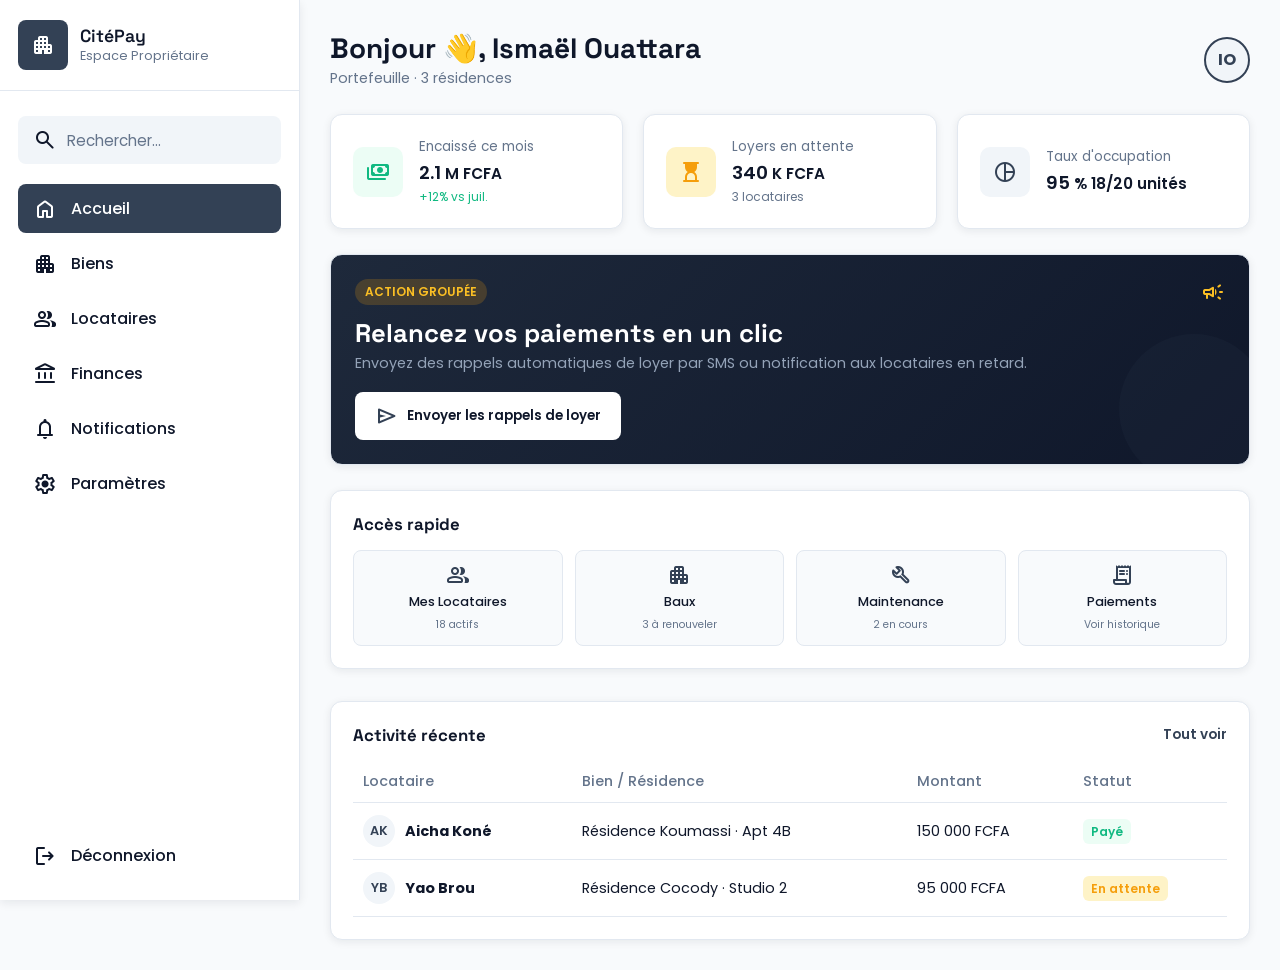
<file: index.html>
<!DOCTYPE html>
<html lang="fr">
<head>
    <meta charset="UTF-8">
    <meta name="viewport" content="width=device-width, initial-scale=1.0">
    <title>CitéPay — Espace Propriétaire</title>
    <!-- Google Fonts -->
    <link rel="preconnect" href="https://fonts.googleapis.com">
    <link href="https://fonts.googleapis.com/css2?family=Poppins:ital,wght@0,400;0,500;0,600;0,700;1,500&display=swap" rel="stylesheet">
    <link rel="stylesheet" href="https://fonts.googleapis.com/css2?family=Material+Symbols+Rounded:opsz,wght,FILL,GRAD@20..48,100..700,0..1,-50..200"/>
    <link rel="stylesheet" href="style.css">
</head>
<body>
    <!-- Mobile Top Navigation -->
    <nav class="site-nav">
        <button class="sidebar-toggle" aria-expanded="true">
            <span class="material-symbols-rounded">menu</span>
        </button>
        <span class="site-nav-title">CitéPay</span>
    </nav>
   
    <div class="container">
        <!-- Sidebar Navigation (Visible sur Desktop, Tablette et Mobile) -->
        <aside class="sidebar">
            <header class="sidebar-header">
                <div class="header-logo-placeholder">
                    <span class="material-symbols-rounded">apartment</span>
                </div>
                
                <div class="text header-text">
                    <span class="name">CitéPay</span>
                    <span class="profession" data-i18n="profession_owner">Espace Propriétaire</span>
                </div>
                <button class="sidebar-toggle" aria-expanded="true">
                    <span class="material-symbols-rounded">chevron_left</span>
                </button>
            </header>

            <div class="sidebar-content">
                <form action="#" class="search-form" onsubmit="event.preventDefault();">
                    <span class="material-symbols-rounded">search</span>
                    <input type="search" data-i18n-placeholder="search_placeholder" placeholder="Rechercher..." required>
                </form>

                <ul class="menu-list">
                    <li class="menu-item">
                        <a href="index.html" class="menu-link active">
                            <span class="material-symbols-rounded">home</span>
                            <span class="menu-label" data-i18n="nav_home">Accueil</span>
                        </a>
                    </li>

                    <li class="menu-item">
                        <a href="biens.html" class="menu-link">
                            <span class="material-symbols-rounded">apartment</span>
                            <span class="menu-label" data-i18n="nav_properties">Biens</span>
                        </a>
                    </li>

                    <li class="menu-item">
                        <a href="locataires.html" class="menu-link">
                            <span class="material-symbols-rounded">group</span>
                            <span class="menu-label" data-i18n="nav_tenants">Locataires</span>
                        </a>
                    </li>

                    <li class="menu-item">
                        <a href="finances.html" class="menu-link">
                            <span class="material-symbols-rounded">account_balance</span>
                            <span class="menu-label" data-i18n="nav_finances">Finances</span>
                        </a>
                    </li>

                    <li class="menu-item">
                        <a href="notifications.html" class="menu-link">
                            <span class="material-symbols-rounded">notifications</span>
                            <span class="menu-label" data-i18n="nav_notifications">Notifications</span>
                        </a>
                    </li>

                    <li class="menu-item">
                        <a href="parametres.html" class="menu-link">
                            <span class="material-symbols-rounded">settings</span>
                            <span class="menu-label" data-i18n="nav_settings">Paramètres</span>
                        </a>
                    </li>
                </ul>
            </div>

            <div class="bottom-content">
                <li class="menu-item">
                    <a href="deconnexion.html" class="menu-link">
                        <span class="material-symbols-rounded">logout</span>
                        <span class="menu-label" data-i18n="nav_logout">Déconnexion</span>
                    </a>
                </li>
            </div>
        </aside>

        <!-- Main Dashboard Content -->
        <main class="main-content">
            <!-- Header Section -->
            <header class="dashboard-header">
                <div>
                    <h1 class="page-title">Bonjour 👋, Ismaël Ouattara</h1>
                    <p class="subtitle" data-i18n="portfolio_subtitle">Portefeuille · 3 résidences</p>
                </div>
                <div class="user-profile-badge">
                    <div class="user-avatar">IO</div>
                </div>
            </header>

            <!-- Stats Grid / Aperçu Financier -->
            <div class="stats-grid">
                <div class="card stat-card">
                    <div class="stat-icon bg-success">
                        <span class="material-symbols-rounded">payments</span>
                    </div>
                    <div class="stat-details">
                        <span class="stat-title" data-i18n="stat_collected_month">Encaissé ce mois</span>
                        <span class="stat-value">2,14M <small>FCFA</small></span>
                        <span class="stat-title text-success" style="font-size: 0.75rem; margin-top: 2px;" data-i18n="stat_vs_last_month">+12% vs juil.</span>
                    </div>
                </div>

                <div class="card stat-card">
                    <div class="stat-icon bg-warning">
                        <span class="material-symbols-rounded">hourglass_top</span>
                    </div>
                    <div class="stat-details">
                        <span class="stat-title" data-i18n="stat_pending_rents">Loyers en attente</span>
                        <span class="stat-value">340K <small>FCFA</small></span>
                        <span class="stat-title" style="font-size: 0.75rem; margin-top: 2px;" data-i18n="stat_tenants_count_3">3 locataires</span>
                    </div>
                </div>

                <div class="card stat-card">
                    <div class="stat-icon bg-accent">
                        <span class="material-symbols-rounded">pie_chart</span>
                    </div>
                    <div class="stat-details">
                        <span class="stat-title" data-i18n="stat_occupancy_rate">Taux d'occupation</span>
                        <span class="stat-value">95% <small style="font-size: 0.8rem; font-weight: normal; color: var(--color-text-placeholder);" data-i18n="stat_units_18_20">18/20 unités</small></span>
                    </div>
                </div>
            </div>

            <!-- Hero Card / Action Rapide Principale -->
            <div class="dashboard-grid grid-single">
                <div class="card payment-hero-card" style="padding: 24px;">
                    <div style="position: relative; z-index: 2; width: 100%;">
                        <div style="display: flex; justify-content: space-between; align-items: center; margin-bottom: 12px;">
                            <span class="badge-due" data-i18n="badge_bulk_action">Action groupée</span>
                            <span class="material-symbols-rounded" style="color: #FBBF24;">campaign</span>
                        </div>
                        <h2 data-i18n="hero_title">Relancez vos paiements en un clic</h2>
                        <p data-i18n="hero_text">Envoyez des rappels automatiques de loyer par SMS ou notification aux locataires en retard.</p>
                        <button class="btn-primary" style="background: #ffffff; color: var(--color-text-primary);">
                            <span class="material-symbols-rounded" style="color: var(--color-hover-primary);">send</span>
                            <span data-i18n="btn_send_reminders">Envoyer les rappels de loyer</span>
                        </button>
                    </div>
                </div>
            </div>

            <!-- Quick Actions -->
            <div class="card quick-actions-card mb-large">
                <h3 data-i18n="quick_access_title">Accès rapide</h3>
                <div class="quick-grid" style="grid-template-columns: repeat(auto-fit, minmax(200px, 1fr));">
                    <a href="locataires.html" class="quick-item">
                        <span class="material-symbols-rounded quick-icon">group</span>
                        <span data-i18n="quick_my_tenants">Mes Locataires</span>
                        <small style="color: var(--color-text-placeholder); font-weight: normal;" data-i18n="quick_tenants_active">18 actifs</small>
                    </a>
                    <a href="biens.html" class="quick-item">
                        <span class="material-symbols-rounded quick-icon">apartment</span>
                        <span data-i18n="quick_leases">Baux</span>
                        <small style="color: var(--color-text-placeholder); font-weight: normal;" data-i18n="quick_leases_renew">3 à renouveler</small>
                    </a>
                    <a href="parametres.html" class="quick-item">
                        <span class="material-symbols-rounded quick-icon">build</span>
                        <span data-i18n="quick_maintenance">Maintenance</span>
                        <small style="color: var(--color-text-placeholder); font-weight: normal;" data-i18n="quick_maintenance_ongoing">2 en cours</small>
                    </a>
                    <a href="finances.html" class="quick-item">
                        <span class="material-symbols-rounded quick-icon">receipt_long</span>
                        <span data-i18n="quick_payments_label">Paiements</span>
                        <small style="color: var(--color-text-placeholder); font-weight: normal;" data-i18n="quick_payments_history">Voir historique</small>
                    </a>
                </div>
            </div>

            <!-- Recent Activity Table -->
            <div class="content-grid grid-single">
                <div class="card">
                    <div class="card-header">
                        <h3 data-i18n="recent_activity">Activité récente</h3>
                        <a href="finances.html" class="link-more" data-i18n="see_all">Tout voir</a>
                    </div>
                    <div class="table-responsive">
                        <table class="data-table">
                            <thead>
                                <tr>
                                    <th data-i18n="th_tenant">Locataire</th>
                                    <th data-i18n="th_property">Bien / Résidence</th>
                                    <th data-i18n="th_amount">Montant</th>
                                    <th data-i18n="th_status">Statut</th>
                                </tr>
                            </thead>
                            <tbody>
                                <tr>
                                    <td>
                                        <div style="display: flex; align-items: center; gap: 10px;">
                                            <div style="width: 32px; height: 32px; border-radius: 50%; background: var(--color-bg-secondary); color: var(--primary); display: flex; align-items: center; justify-content: center; font-weight: 600; font-size: 0.8rem;">AK</div>
                                            <strong>Aicha Koné</strong>
                                        </div>
                                    </td>
                                    <td>Résidence Koumassi · Apt 4B</td>
                                    <td>150 000 FCFA</td>
                                    <td><span class="status-badge paid" data-i18n="status_paid">Payé</span></td>
                                </tr>
                                <tr>
                                    <td>
                                        <div style="display: flex; align-items: center; gap: 10px;">
                                            <div style="width: 32px; height: 32px; border-radius: 50%; background: var(--color-bg-secondary); color: var(--primary); display: flex; align-items: center; justify-content: center; font-weight: 600; font-size: 0.8rem;">YB</div>
                                            <strong>Yao Brou</strong>
                                        </div>
                                    </td>
                                    <td>Résidence Cocody · Studio 2</td>
                                    <td>95 000 FCFA</td>
                                    <td><span class="status-badge pending" data-i18n="status_pending">En attente</span></td>
                                </tr>
                            </tbody>
                        </table>
                    </div>
                </div>
            </div>
        </main>
    </div>

    <!-- Script JS Global -->
    <script src="translation.js"></script>
    <script src="script.js"></script>
</body>
</html>
</file>
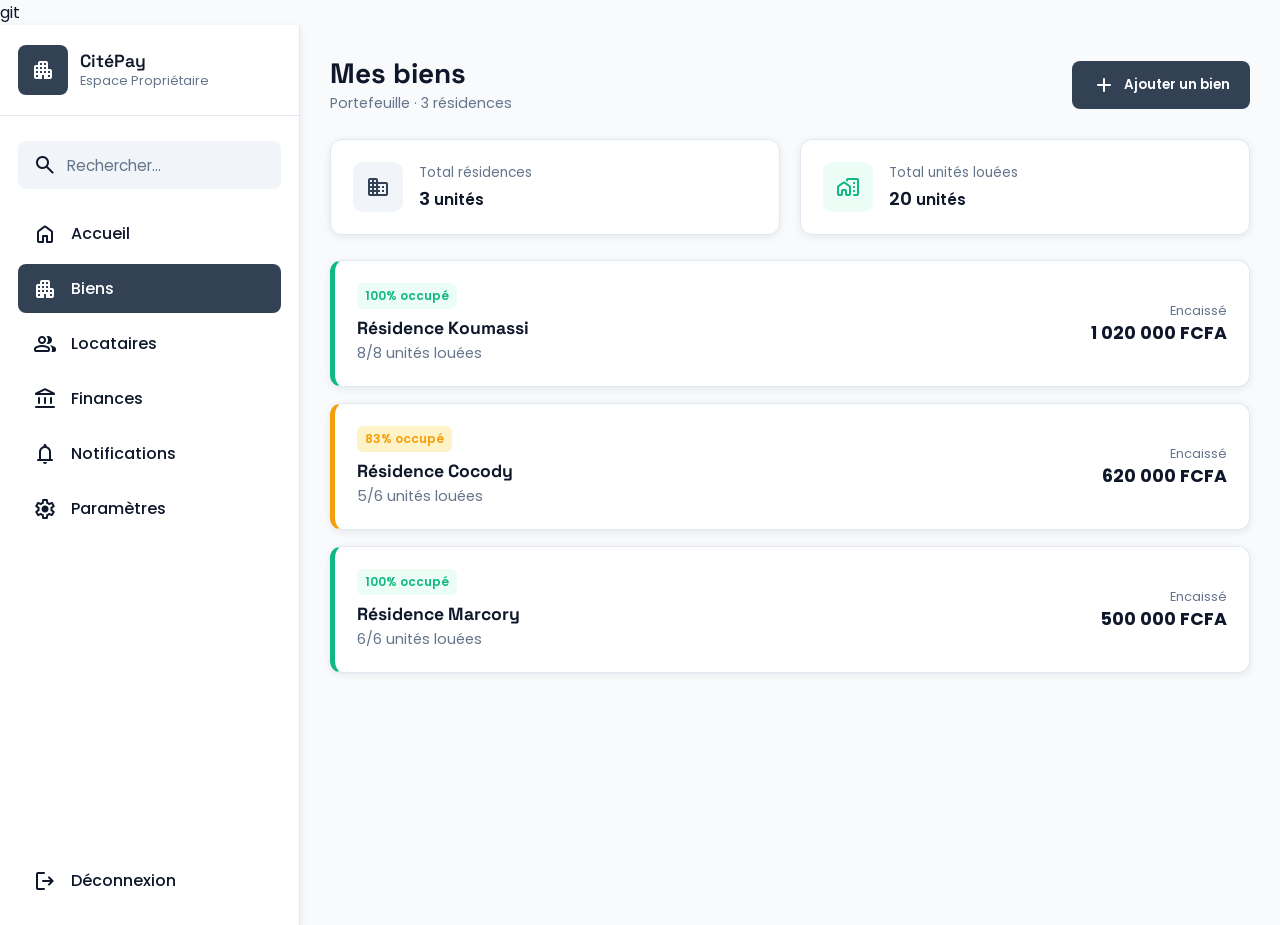
<file: biens.html>
git<!DOCTYPE html>
<html lang="fr">
<head>
    <meta charset="UTF-8">
    <meta name="viewport" content="width=device-width, initial-scale=1.0">
    <title>CitéPay — Mes Biens</title>
    <link rel="preconnect" href="https://fonts.googleapis.com">
    <link href="https://fonts.googleapis.com/css2?family=Poppins:ital,wght@0,400;0,500;0,600;0,700;1,500&display=swap" rel="stylesheet">
    <link rel="stylesheet" href="https://fonts.googleapis.com/css2?family=Material+Symbols+Rounded:opsz,wght,FILL,GRAD@20..48,100..700,0..1,-50..200"/>
    <link rel="stylesheet" href="style.css">
</head>
<body>
    <nav class="site-nav">
        <button class="sidebar-toggle" aria-expanded="true">
            <span class="material-symbols-rounded">menu</span>
        </button>
        <span class="site-nav-title">CitéPay</span>
    </nav>

    <div class="container">
        <aside class="sidebar">
            <header class="sidebar-header">
                <div class="header-logo-placeholder">
                    <span class="material-symbols-rounded">apartment</span>
                </div>
                <div class="text header-text">
                    <span class="name">CitéPay</span>
                    <span class="profession" data-i18n="profession_owner">Espace Propriétaire</span>
                </div>
                <button class="sidebar-toggle" aria-expanded="true">
                    <span class="material-symbols-rounded">chevron_left</span>
                </button>
            </header>

            <div class="sidebar-content">
                <form action="#" class="search-form" onsubmit="event.preventDefault();">
                    <span class="material-symbols-rounded">search</span>
                    <input type="search" data-i18n-placeholder="search_placeholder" placeholder="Rechercher..." required>
                </form>

                <ul class="menu-list">
                    <li class="menu-item">
                        <a href="index.html" class="menu-link">
                            <span class="material-symbols-rounded">home</span>
                            <span class="menu-label" data-i18n="nav_home">Accueil</span>
                        </a>
                    </li>

                    <li class="menu-item">
                        <a href="biens.html" class="menu-link active">
                            <span class="material-symbols-rounded">apartment</span>
                            <span class="menu-label" data-i18n="nav_properties">Biens</span>
                        </a>
                    </li>

                    <li class="menu-item">
                        <a href="locataires.html" class="menu-link">
                            <span class="material-symbols-rounded">group</span>
                            <span class="menu-label" data-i18n="nav_tenants">Locataires</span>
                        </a>
                    </li>

                    <li class="menu-item">
                        <a href="finances.html" class="menu-link">
                            <span class="material-symbols-rounded">account_balance</span>
                            <span class="menu-label" data-i18n="nav_finances">Finances</span>
                        </a>
                    </li>

                    <li class="menu-item">
                        <a href="notifications.html" class="menu-link">
                            <span class="material-symbols-rounded">notifications</span>
                            <span class="menu-label" data-i18n="nav_notifications">Notifications</span>
                        </a>
                    </li>

                    <li class="menu-item">
                        <a href="parametres.html" class="menu-link">
                            <span class="material-symbols-rounded">settings</span>
                            <span class="menu-label" data-i18n="nav_settings">Paramètres</span>
                        </a>
                    </li>
                </ul>
            </div>

            <div class="bottom-content">
                <li class="menu-item"><a href="deconnexion.html" class="menu-link"><span class="material-symbols-rounded">logout</span><span class="menu-label" data-i18n="nav_logout">Déconnexion</span></a></li>
            </div>
        </aside>

        <main class="main-content">
            <header class="dashboard-header">
                <div>
                    <h1 class="page-title" data-i18n="page_title_properties">Mes biens</h1>
                    <p class="subtitle" data-i18n="portfolio_subtitle">Portefeuille · 3 résidences</p>
                </div>
                <button class="btn-primary">
                    <span class="material-symbols-rounded">add</span>
                    <span data-i18n="btn_add_property">Ajouter un bien</span>
                </button>
            </header>

            <div class="stats-grid" style="margin-bottom: 25px;">
                <div class="card stat-card">
                    <div class="stat-icon bg-accent">
                        <span class="material-symbols-rounded">domain</span>
                    </div>
                    <div class="stat-details">
                        <span class="stat-title" data-i18n="stat_total_residences">Total résidences</span>
                        <span class="stat-value">3 <small data-i18n="unit_word">unités</small></span>
                    </div>
                </div>
                <div class="card stat-card">
                    <div class="stat-icon bg-success">
                        <span class="material-symbols-rounded">home_work</span>
                    </div>
                    <div class="stat-details">
                        <span class="stat-title" data-i18n="stat_total_rented_units">Total unités louées</span>
                        <span class="stat-value">20 <small data-i18n="unit_word">unités</small></span>
                    </div>
                </div>
            </div>

            <!-- Liste des Résidences -->
            <div style="display: flex; flex-direction: column; gap: 16px;">
                <div class="card" style="display: flex; justify-content: space-between; align-items: center; border-left: 5px solid var(--success);">
                    <div>
                        <span class="status-badge paid" style="margin-bottom: 8px; display: inline-block;">100% occupé</span>
                        <h3 style="font-size: 1.1rem; margin-bottom: 4px;">Résidence Koumassi</h3>
                        <p class="subtitle" style="margin: 0;">8/8 unités louées</p>
                    </div>
                    <div style="text-align: right;">
                        <span style="font-size: 0.8rem; color: var(--color-text-placeholder); display: block;" data-i18n="label_collected">Encaissé</span>
                        <strong style="font-size: 1.1rem; color: var(--color-text-primary);">1 020 000 FCFA</strong>
                    </div>
                </div>

                <div class="card" style="display: flex; justify-content: space-between; align-items: center; border-left: 5px solid var(--warning);">
                    <div>
                        <span class="status-badge pending" style="margin-bottom: 8px; display: inline-block;">83% occupé</span>
                        <h3 style="font-size: 1.1rem; margin-bottom: 4px;">Résidence Cocody</h3>
                        <p class="subtitle" style="margin: 0;">5/6 unités louées</p>
                    </div>
                    <div style="text-align: right;">
                        <span style="font-size: 0.8rem; color: var(--color-text-placeholder); display: block;" data-i18n="label_collected">Encaissé</span>
                        <strong style="font-size: 1.1rem; color: var(--color-text-primary);">620 000 FCFA</strong>
                    </div>
                </div>

                <div class="card" style="display: flex; justify-content: space-between; align-items: center; border-left: 5px solid var(--success);">
                    <div>
                        <span class="status-badge paid" style="margin-bottom: 8px; display: inline-block;">100% occupé</span>
                        <h3 style="font-size: 1.1rem; margin-bottom: 4px;">Résidence Marcory</h3>
                        <p class="subtitle" style="margin: 0;">6/6 unités louées</p>
                    </div>
                    <div style="text-align: right;">
                        <span style="font-size: 0.8rem; color: var(--color-text-placeholder); display: block;" data-i18n="label_collected">Encaissé</span>
                        <strong style="font-size: 1.1rem; color: var(--color-text-primary);">500 000 FCFA</strong>
                    </div>
                </div>
            </div>
        </main>
    </div>
    <script src="translation.js"></script>
    <script src="script.js"></script>
</body>
</html>
</file>
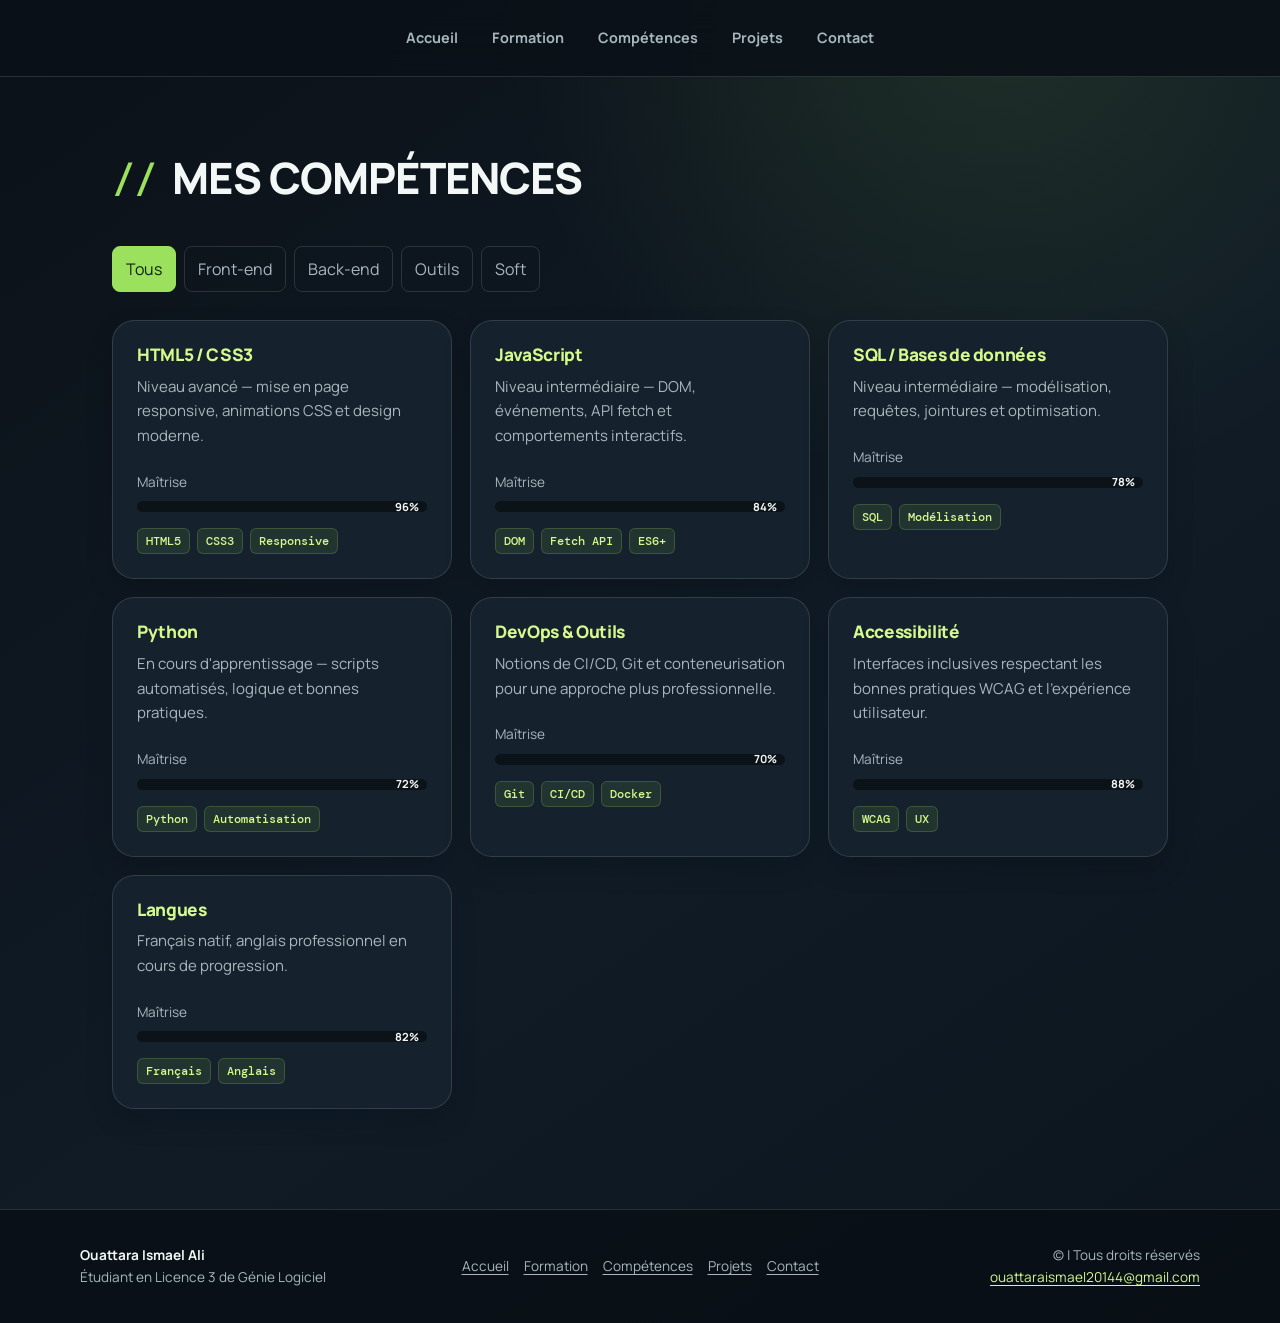
<file: competence.html>
<!DOCTYPE html>
<html lang="fr">
<head>
    <meta charset="UTF-8">
    <meta name="viewport" content="width=device-width, initial-scale=1.0">
    <title>Compétences — Ouattara Ismael Ali</title>
    <meta name="description" content="Compétences techniques d'Ouattara Ismael Ali : HTML5, CSS3, JavaScript, SQL, Python.">
    <link rel="stylesheet" href="design.css">
</head>
<body>
<a class="skip-link" href="#contenu">Aller au contenu</a>
<button type="button" class="nav-toggle" aria-controls="navigation" aria-expanded="false">Menu</button>
<nav id="navigation">
    <a href="index.html">Accueil</a>
    <a href="formation.html">Formation</a>
    <a href="competence.html">Compétences</a>
    <a href="projet-professionnel.html">Projets</a>
    <a href="contact.html">Contact</a>
</nav>

<main id="contenu">
    <h2 class="page-title">MES COMPÉTENCES</h2>

    <div class="skill-filter" role="tablist" aria-label="Filtrer les compétences">
        <button type="button" class="filter-btn active" data-filter="all">Tous</button>
        <button type="button" class="filter-btn" data-filter="frontend">Front-end</button>
        <button type="button" class="filter-btn" data-filter="backend">Back-end</button>
        <button type="button" class="filter-btn" data-filter="tools">Outils</button>
        <button type="button" class="filter-btn" data-filter="soft">Soft</button>
    </div>

    <div class="card-grid">
        <div class="card skill-card" data-category="frontend">
            <h4>HTML5 / CSS3</h4>
            <p>Niveau avancé — mise en page responsive, animations CSS et design moderne.</p>
            <div class="skill-bar">
                <span>Maîtrise</span>
                <div class="skill-progress" data-level="96">
                    <span class="skill-progress-fill"></span>
                    <strong class="skill-percent">96%</strong>
                </div>
            </div>
            <div class="tags"><span>HTML5</span><span>CSS3</span><span>Responsive</span></div>
        </div>
        <div class="card skill-card" data-category="frontend">
            <h4>JavaScript</h4>
            <p>Niveau intermédiaire — DOM, événements, API fetch et comportements interactifs.</p>
            <div class="skill-bar">
                <span>Maîtrise</span>
                <div class="skill-progress" data-level="84">
                    <span class="skill-progress-fill"></span>
                    <strong class="skill-percent">84%</strong>
                </div>
            </div>
            <div class="tags"><span>DOM</span><span>Fetch API</span><span>ES6+</span></div>
        </div>
        <div class="card skill-card" data-category="backend">
            <h4>SQL / Bases de données</h4>
            <p>Niveau intermédiaire — modélisation, requêtes, jointures et optimisation.</p>
            <div class="skill-bar">
                <span>Maîtrise</span>
                <div class="skill-progress" data-level="78">
                    <span class="skill-progress-fill"></span>
                    <strong class="skill-percent">78%</strong>
                </div>
            </div>
            <div class="tags"><span>SQL</span><span>Modélisation</span></div>
        </div>
        <div class="card skill-card" data-category="backend">
            <h4>Python</h4>
            <p>En cours d'apprentissage — scripts automatisés, logique et bonnes pratiques.</p>
            <div class="skill-bar">
                <span>Maîtrise</span>
                <div class="skill-progress" data-level="72">
                    <span class="skill-progress-fill"></span>
                    <strong class="skill-percent">72%</strong>
                </div>
            </div>
            <div class="tags"><span>Python</span><span>Automatisation</span></div>
        </div>
        <div class="card skill-card" data-category="tools">
            <h4>DevOps &amp; Outils</h4>
            <p>Notions de CI/CD, Git et conteneurisation pour une approche plus professionnelle.</p>
            <div class="skill-bar">
                <span>Maîtrise</span>
                <div class="skill-progress" data-level="70">
                    <span class="skill-progress-fill"></span>
                    <strong class="skill-percent">70%</strong>
                </div>
            </div>
            <div class="tags"><span>Git</span><span>CI/CD</span><span>Docker</span></div>
        </div>
        <div class="card skill-card" data-category="soft">
            <h4>Accessibilité</h4>
            <p>Interfaces inclusives respectant les bonnes pratiques WCAG et l'expérience utilisateur.</p>
            <div class="skill-bar">
                <span>Maîtrise</span>
                <div class="skill-progress" data-level="88">
                    <span class="skill-progress-fill"></span>
                    <strong class="skill-percent">88%</strong>
                </div>
            </div>
            <div class="tags"><span>WCAG</span><span>UX</span></div>
        </div>
        <div class="card skill-card" data-category="soft">
            <h4>Langues</h4>
            <p>Français natif, anglais professionnel en cours de progression.</p>
            <div class="skill-bar">
                <span>Maîtrise</span>
                <div class="skill-progress" data-level="82">
                    <span class="skill-progress-fill"></span>
                    <strong class="skill-percent">82%</strong>
                </div>
            </div>
            <div class="tags"><span>Français</span><span>Anglais</span></div>
        </div>
    </div>
</main>

<footer class="site-footer">
    <div class="footer-inner">
        <div class="footer-brand">
            <p><strong>Ouattara Ismael Ali</strong></p>
            <p>Étudiant en Licence 3 de Génie Logiciel</p>
        </div>
        <div class="footer-links">
            <a href="index.html">Accueil</a>
            <a href="formation.html">Formation</a>
            <a href="competence.html">Compétences</a>
            <a href="projet-professionnel.html">Projets</a>
            <a href="contact.html">Contact</a>
        </div>
        <div class="footer-meta">
            <p>&copy; <span id="year"></span> | Tous droits réservés</p>
            <p><a href="mailto:ouattaraismael20144@gmail.com">ouattaraismael20144@gmail.com</a></p>
        </div>
    </div>
</footer>

<script src="script.js" defer></script>
</body>
</html>
</file>
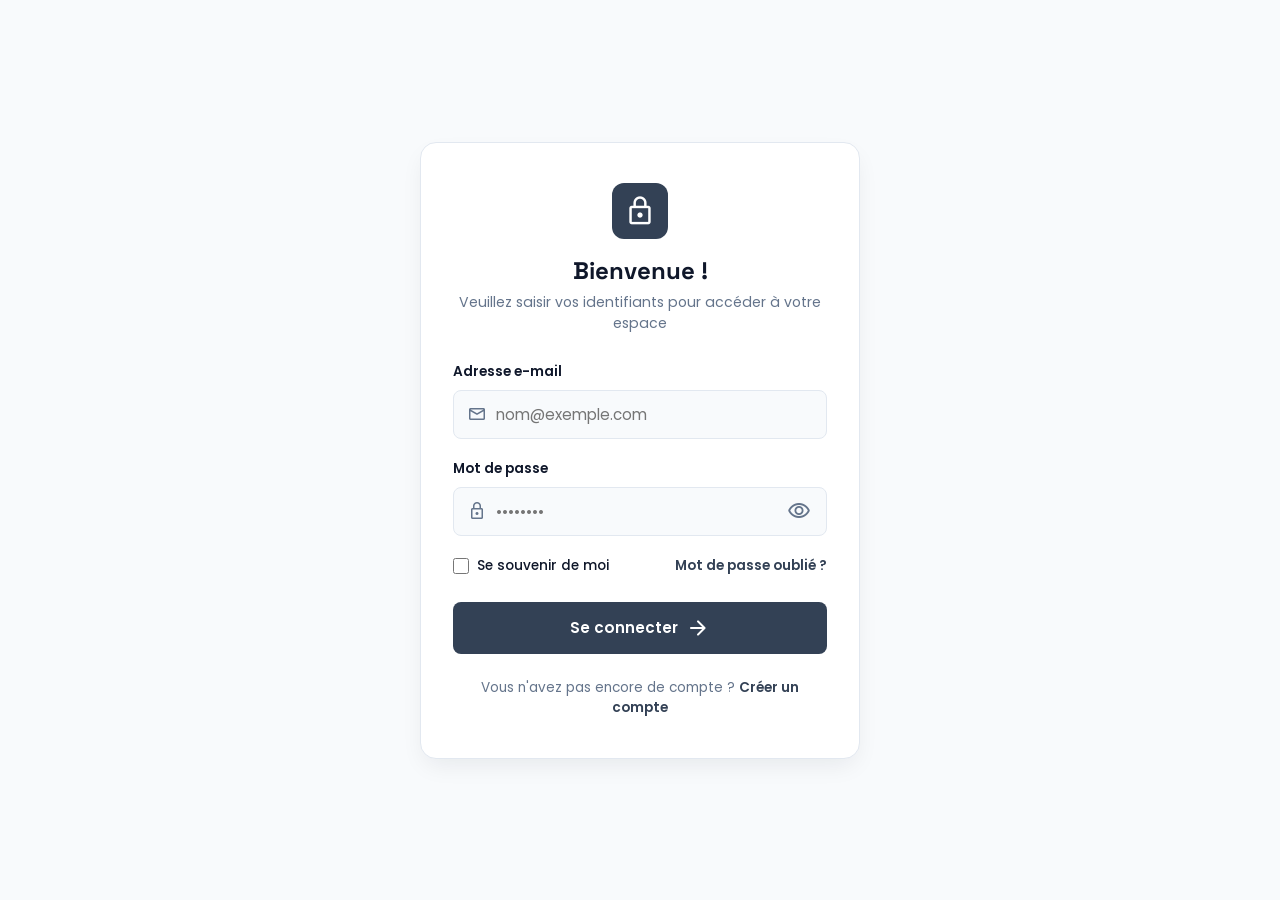
<file: connexion.html>
<!DOCTYPE html>
<html lang="fr">
<head>
    <meta charset="UTF-8">
    <meta name="viewport" content="width=device-width, initial-scale=1.0">
    <title>Connexion - Espace Client</title>
    <!-- Google Material Symbols (Icônes) -->
    <link rel="stylesheet" href="https://fonts.googleapis.com/css2?family=Material+Symbols+Rounded:opsz,wght,FILL,GRAD@24,400,0,0">
    <!-- CSS Principal -->
    <link rel="stylesheet" href="style.css">
</head>
<body>

    <div class="auth-container">
        <div class="auth-card">
            
            <!-- En-tête de la carte -->
            <div class="auth-header">
                <div class="auth-logo">
                    <span class="material-symbols-rounded">lock</span>
                </div>
                <h1 class="auth-title" data-i18n="auth_welcome_title">Bienvenue !</h1>
                <p class="auth-subtitle" data-i18n="auth_login_subtitle">Veuillez saisir vos identifiants pour accéder à votre espace</p>
            </div>

            <!-- Formulaire de connexion -->
            <form class="auth-form" id="loginForm" autocomplete="on">
                
                <!-- Champ Adresse Email -->
                <div class="form-group">
                    <label for="email" class="form-label" data-i18n="label_email_auth">Adresse e-mail</label>
                    <div class="input-wrapper">
                        <span class="material-symbols-rounded input-icon">mail</span>
                        <input 
                            type="email" 
                            id="email" 
                            name="email" 
                            class="form-input" 
                            placeholder="nom@exemple.com" 
                            required 
                            autocomplete="email"
                        >
                    </div>
                </div>

                <!-- Champ Mot de passe -->
                <div class="form-group">
                    <label for="password" class="form-label" data-i18n="label_password_auth">Mot de passe</label>
                    <div class="input-wrapper">
                        <span class="material-symbols-rounded input-icon">lock</span>
                        <input 
                            type="password" 
                            id="password" 
                            name="password" 
                            class="form-input" 
                            placeholder="••••••••" 
                            required 
                            autocomplete="current-password"
                        >
                        <button type="button" class="toggle-password" id="togglePassword" aria-label="Afficher/Masquer le mot de passe">
                            <span class="material-symbols-rounded" id="eyeIcon">visibility</span>
                        </button>
                    </div>
                </div>

                <!-- Options : Se souvenir de moi & Mot de passe oublié -->
                <div class="form-options">
                    <label class="remember-me">
                        <input type="checkbox" id="rememberMe" name="rememberMe">
                        <span data-i18n="remember_me">Se souvenir de moi</span>
                    </label>
                    <a href="#" class="forgot-link" data-i18n="forgot_password">Mot de passe oublié ?</a>
                </div>

                <!-- Bouton de soumission -->
                <button type="submit" class="btn-primary btn-submit" id="submitBtn">
                    <span data-i18n="btn_login">Se connecter</span>
                    <span class="material-symbols-rounded">arrow_forward</span>
                </button>

            </form>

            <!-- Pied de page / Inscription -->
            <div class="auth-footer">
                <span data-i18n="auth_no_account">Vous n'avez pas encore de compte ?</span> <a href="inscription.html" data-i18n="auth_create_account">Créer un compte</a>
            </div>

        </div>
    </div>

    <!-- Le fichier JS qui sera géré par Ismael pour le fonctionnement du formulaire s -->
    <script src="translation.js"></script>
    <script src="script.js"></script>
</body>
</html>
</file>
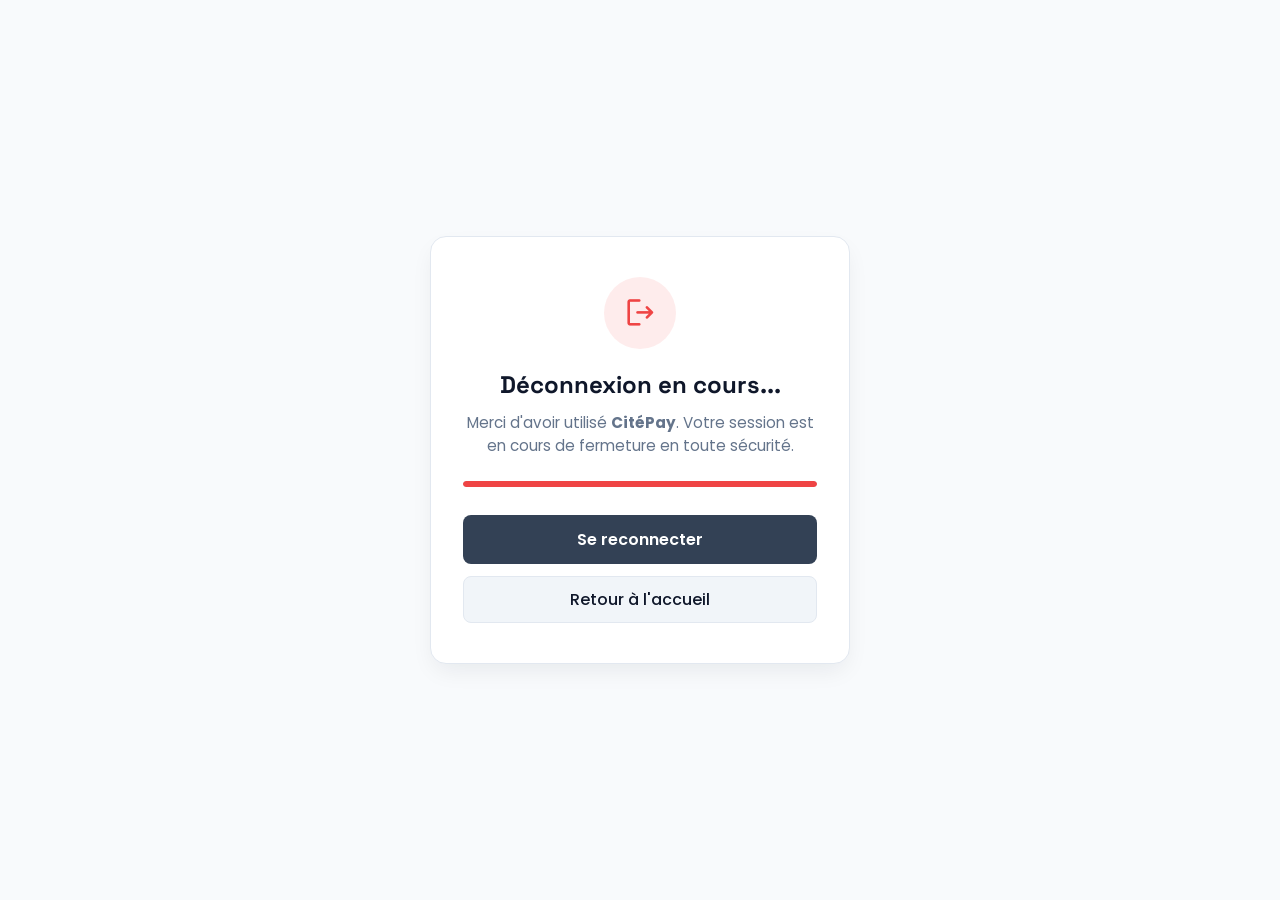
<file: deconnexion.html>
<!DOCTYPE html>
<html lang="fr">
<head>
    <meta charset="UTF-8">
    <meta name="viewport" content="width=device-width, initial-scale=1.0">
    <title>CitéPay — Déconnexion</title>
    <!-- Google Fonts & Material Symbols -->
    <link rel="preconnect" href="https://fonts.googleapis.com">
    <link rel="preconnect" href="https://fonts.gstatic.com" crossorigin>
    <link href="https://fonts.googleapis.com/css2?family=Space+Grotesk:wght@400;500;600;700&display=swap" rel="stylesheet">
    <link rel="stylesheet" href="https://fonts.googleapis.com/css2?family=Material+Symbols+Rounded:opsz,wght,FILL,GRAD@20..48,100..700,0..1,-50..200"/>
    <link rel="stylesheet" href="style.css">
</head>
<body class="logout-body">

    <div class="logout-card">
        <!-- Icône animée -->
        <div class="logout-icon-wrapper">
            <span class="material-symbols-rounded logout-icon">logout</span>
        </div>

        <!-- Titre & Message -->
        <h1 class="logout-title" data-i18n="logout_title">Déconnexion en cours...</h1>
        <p class="logout-message" data-i18n-html="logout_message_full">
            Merci d'avoir utilisé <strong>CitéPay</strong>. Votre session est en cours de fermeture en toute sécurité.
        </p>

        <!-- Loader / Barre de progression pour votre pote en JS -->
        <div class="logout-loader" id="logoutLoader">
            <div class="loader-bar"></div>
        </div>

        <!-- Actions utilisateur -->
        <div class="logout-actions">
            <a href="connexion.html" class="btn-primary btn-block" data-i18n="btn_reconnect">
                Se reconnecter
            </a>
            <a href="index.html" class="btn-secondary btn-block" data-i18n="btn_back_home">
                Retour à l'accueil
            </a>
        </div>
    </div>

    <!-- Le script JS sera géré par Ismael -->
    <script src="translation.js"></script>
    <script src="script.js"></script>
</body>
</html>
</file>
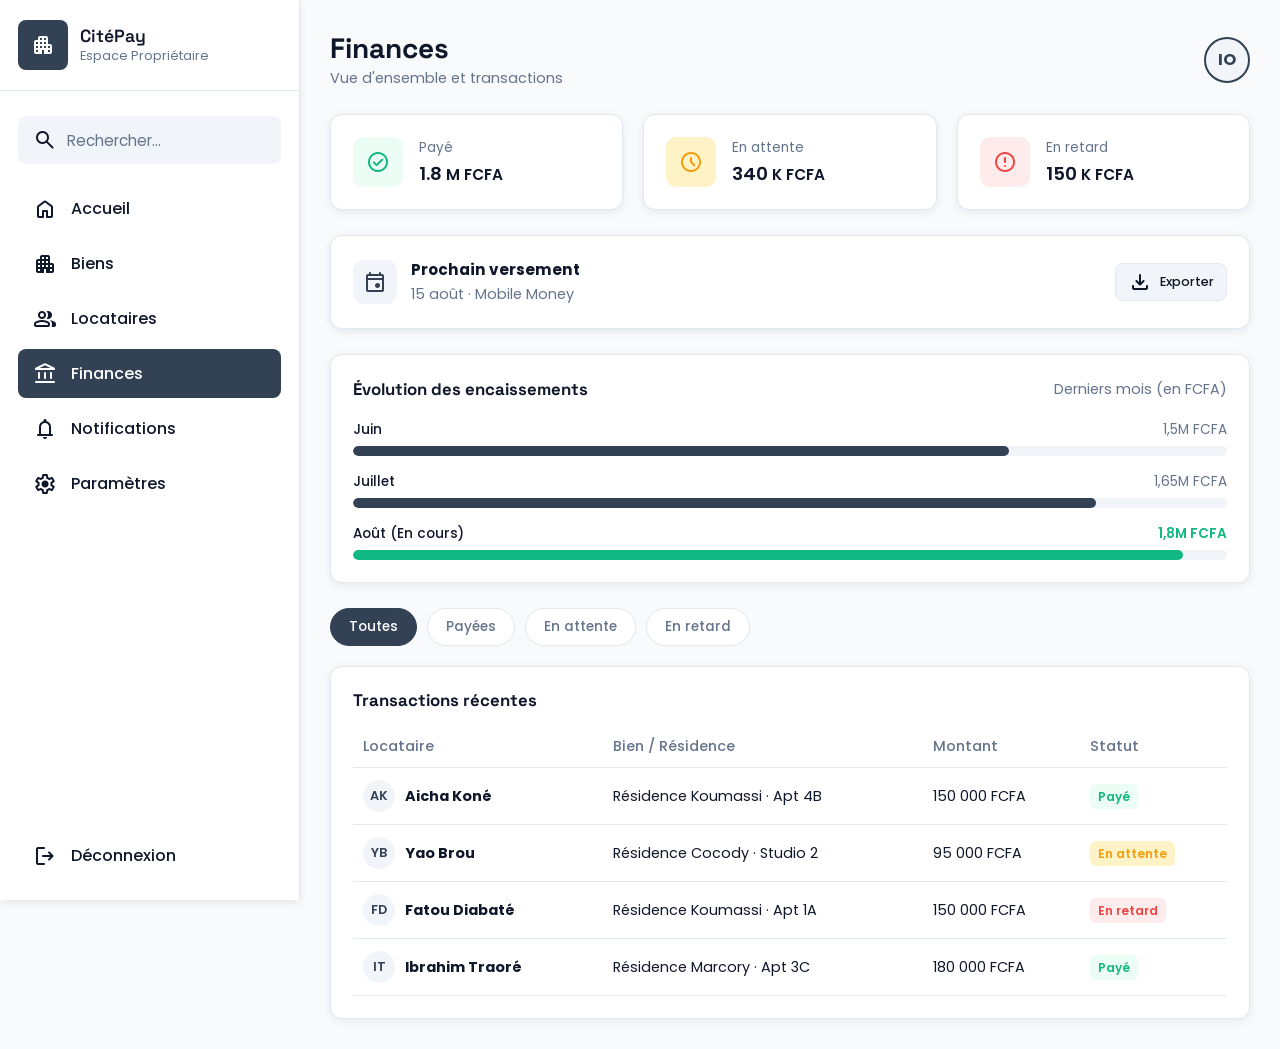
<file: finances.html>
<!DOCTYPE html>
<html lang="fr">
<head>
    <meta charset="UTF-8">
    <meta name="viewport" content="width=device-width, initial-scale=1.0">
    <title>CitéPay — Finances</title>
    <link rel="preconnect" href="https://fonts.googleapis.com">
    <link href="https://fonts.googleapis.com/css2?family=Poppins:ital,wght@0,400;0,500;0,600;0,700;1,500&display=swap" rel="stylesheet">
    <link rel="stylesheet" href="https://fonts.googleapis.com/css2?family=Material+Symbols+Rounded:opsz,wght,FILL,GRAD@20..48,100..700,0..1,-50..200"/>
    <link rel="stylesheet" href="style.css">
</head>
<body>
    <nav class="site-nav">
        <button class="sidebar-toggle" aria-expanded="true">
            <span class="material-symbols-rounded">menu</span>
        </button>
        <span class="site-nav-title">CitéPay</span>
    </nav>

    <div class="container">
        <aside class="sidebar">
            <header class="sidebar-header">
                <div class="header-logo-placeholder">
                    <span class="material-symbols-rounded">apartment</span>
                </div>
                <div class="text header-text">
                    <span class="name">CitéPay</span>
                    <span class="profession" data-i18n="profession_owner">Espace Propriétaire</span>
                </div>
                <button class="sidebar-toggle" aria-expanded="true">
                    <span class="material-symbols-rounded">chevron_left</span>
                </button>
            </header>

            <div class="sidebar-content">
                <form action="#" class="search-form" onsubmit="event.preventDefault();">
                    <span class="material-symbols-rounded">search</span>
                    <input type="search" data-i18n-placeholder="search_placeholder" placeholder="Rechercher..." required>
                </form>

                <ul class="menu-list">
                    <li class="menu-item">
                        <a href="index.html" class="menu-link">
                            <span class="material-symbols-rounded">home</span>
                            <span class="menu-label" data-i18n="nav_home">Accueil</span>
                        </a>
                    </li>

                    <li class="menu-item">
                        <a href="biens.html" class="menu-link">
                            <span class="material-symbols-rounded">apartment</span>
                            <span class="menu-label" data-i18n="nav_properties">Biens</span>
                        </a>
                    </li>

                    <li class="menu-item">
                        <a href="locataires.html" class="menu-link">
                            <span class="material-symbols-rounded">group</span>
                            <span class="menu-label" data-i18n="nav_tenants">Locataires</span>
                        </a>
                    </li>

                    <li class="menu-item">
                        <a href="finances.html" class="menu-link active">
                            <span class="material-symbols-rounded">account_balance</span>
                            <span class="menu-label" data-i18n="nav_finances">Finances</span>
                        </a>
                    </li>

                    <li class="menu-item">
                        <a href="notifications.html" class="menu-link">
                            <span class="material-symbols-rounded">notifications</span>
                            <span class="menu-label" data-i18n="nav_notifications">Notifications</span>
                        </a>
                    </li>

                    <li class="menu-item">
                        <a href="parametres.html" class="menu-link">
                            <span class="material-symbols-rounded">settings</span>
                            <span class="menu-label" data-i18n="nav_settings">Paramètres</span>
                        </a>
                    </li>

                </ul>
            </div>

            <div class="bottom-content">
                <li class="menu-item">
                    <a href="deconnexion.html" class="menu-link">
                        <span class="material-symbols-rounded">logout</span>
                        <span class="menu-label" data-i18n="nav_logout">Déconnexion</span>
                    </a>
                </li>
            </div>
        </aside>

        <main class="main-content">
            <header class="dashboard-header">
                <div>
                    <h1 class="page-title" data-i18n="page_title_finances">Finances</h1>
                    <p class="subtitle" data-i18n="subtitle_finances">Vue d'ensemble et transactions</p>
                </div>
                <div class="user-profile-badge">
                    <div class="user-avatar">IO</div>
                </div>
            </header>

            <!-- Stats Financières -->
            <div class="stats-grid">
                <div class="card stat-card">
                    <div class="stat-icon bg-success">
                        <span class="material-symbols-rounded">check_circle</span>
                    </div>
                    <div class="stat-details">
                        <span class="stat-title" data-i18n="stat_paid">Payé</span>
                        <span class="stat-value">1,8M <small>FCFA</small></span>
                    </div>
                </div>
                <div class="card stat-card">
                    <div class="stat-icon bg-warning">
                        <span class="material-symbols-rounded">schedule</span>
                    </div>
                    <div class="stat-details">
                        <span class="stat-title" data-i18n="stat_pending">En attente</span>
                        <span class="stat-value">340K <small>FCFA</small></span>
                    </div>
                </div>
                <div class="card stat-card">
                    <div class="stat-icon stat-icon-danger">
                        <span class="material-symbols-rounded">error</span>
                    </div>
                    <div class="stat-details">
                        <span class="stat-title" data-i18n="stat_late">En retard</span>
                        <span class="stat-value">150K <small>FCFA</small></span>
                    </div>
                </div>
            </div>

            <!-- Prochain versement info -->
            <div class="card next-payment-card">
                <div class="next-payment-info">
                    <div class="next-payment-icon">
                        <span class="material-symbols-rounded">event</span>
                    </div>
                    <div>
                        <strong class="next-payment-title" data-i18n="next_payment_title">Prochain versement</strong>
                        <span class="subtitle">15 août · Mobile Money</span>
                    </div>
                </div>
                <button class="btn-secondary btn-sm">
                    <span class="material-symbols-rounded">download</span>
                    <span data-i18n="btn_export">Exporter</span>
                </button>
            </div>

            <!-- Graphique d'évolution des encaissements -->
            <div class="card chart-card">
                <div class="card-header chart-card-header">
                    <h3 data-i18n="chart_title">Évolution des encaissements</h3>
                    <span class="subtitle" data-i18n="chart_subtitle">Derniers mois (en FCFA)</span>
                </div>
                <div class="chart-container">
                    <!-- Mois 1 : Juin -->
                    <div class="chart-row">
                        <div class="chart-info">
                            <span class="chart-month">Juin</span>
                            <span class="chart-amount">1,5M FCFA</span>
                        </div>
                        <div class="chart-bar-bg">
                            <div class="chart-bar-fill bar-june"></div>
                        </div>
                    </div>
                    <!-- Mois 2 : Juillet -->
                    <div class="chart-row">
                        <div class="chart-info">
                            <span class="chart-month">Juillet</span>
                            <span class="chart-amount">1,65M FCFA</span>
                        </div>
                        <div class="chart-bar-bg">
                            <div class="chart-bar-fill bar-july"></div>
                        </div>
                    </div>
                    <!-- Mois 3 : Août (En cours) -->
                    <div class="chart-row">
                        <div class="chart-info">
                            <span class="chart-month">Août (En cours)</span>
                            <span class="chart-amount text-success-bold">1,8M FCFA</span>
                        </div>
                        <div class="chart-bar-bg">
                            <div class="chart-bar-fill bar-august"></div>
                        </div>
                    </div>
                </div>
            </div>

            <!-- Filtres unifiés compatibles avec script.js -->
            <div class="filter-row">
                <button class="filter-chip active" data-filter="all" data-i18n="filter_all">Toutes</button>
                <button class="filter-chip" data-filter="paid" data-i18n="filter_paid">Payées</button>
                <button class="filter-chip" data-filter="pending" data-i18n="filter_pending">En attente</button>
                <button class="filter-chip" data-filter="delay" data-i18n="filter_late">En retard</button>
            </div>

            <!-- Transactions récentes -->
            <div class="card">
                <div class="card-header">
                    <h3 data-i18n="recent_transactions">Transactions récentes</h3>
                </div>
                <div class="table-responsive">
                    <table class="data-table">
                        <thead>
                            <tr>
                                <th data-i18n="th_tenant">Locataire</th>
                                <th data-i18n="th_property">Bien / Résidence</th>
                                <th data-i18n="th_amount">Montant</th>
                                <th data-i18n="th_status">Statut</th>
                            </tr>
                        </thead>
                        <tbody>
                            <tr data-status="paid">
                                <td>
                                    <div class="table-user-cell">
                                        <div class="table-avatar">AK</div>
                                        <strong>Aicha Koné</strong>
                                    </div>
                                </td>
                                <td>Résidence Koumassi · Apt 4B</td>
                                <td>150 000 FCFA</td>
                                <td><span class="status-badge paid" data-i18n="status_paid">Payé</span></td>
                            </tr>
                            <tr data-status="pending">
                                <td>
                                    <div class="table-user-cell">
                                        <div class="table-avatar">YB</div>
                                        <strong>Yao Brou</strong>
                                    </div>
                                </td>
                                <td>Résidence Cocody · Studio 2</td>
                                <td>95 000 FCFA</td>
                                <td><span class="status-badge pending" data-i18n="status_pending">En attente</span></td>
                            </tr>
                            <tr data-status="delay">
                                <td>
                                    <div class="table-user-cell">
                                        <div class="table-avatar">FD</div>
                                        <strong>Fatou Diabaté</strong>
                                    </div>
                                </td>
                                <td>Résidence Koumassi · Apt 1A</td>
                                <td>150 000 FCFA</td>
                                <td><span class="status-badge status-badge-danger" data-i18n="status_late">En retard</span></td>
                            </tr>
                            <tr data-status="paid">
                                <td>
                                    <div class="table-user-cell">
                                        <div class="table-avatar">IT</div>
                                        <strong>Ibrahim Traoré</strong>
                                    </div>
                                </td>
                                <td>Résidence Marcory · Apt 3C</td>
                                <td>180 000 FCFA</td>
                                <td><span class="status-badge paid" data-i18n="status_paid">Payé</span></td>
                            </tr>
                        </tbody>
                    </table>
                </div>
            </div>
        </main>
    </div>

    <script src="translation.js"></script>
    <script src="script.js"></script>
</body>
</html>
</file>
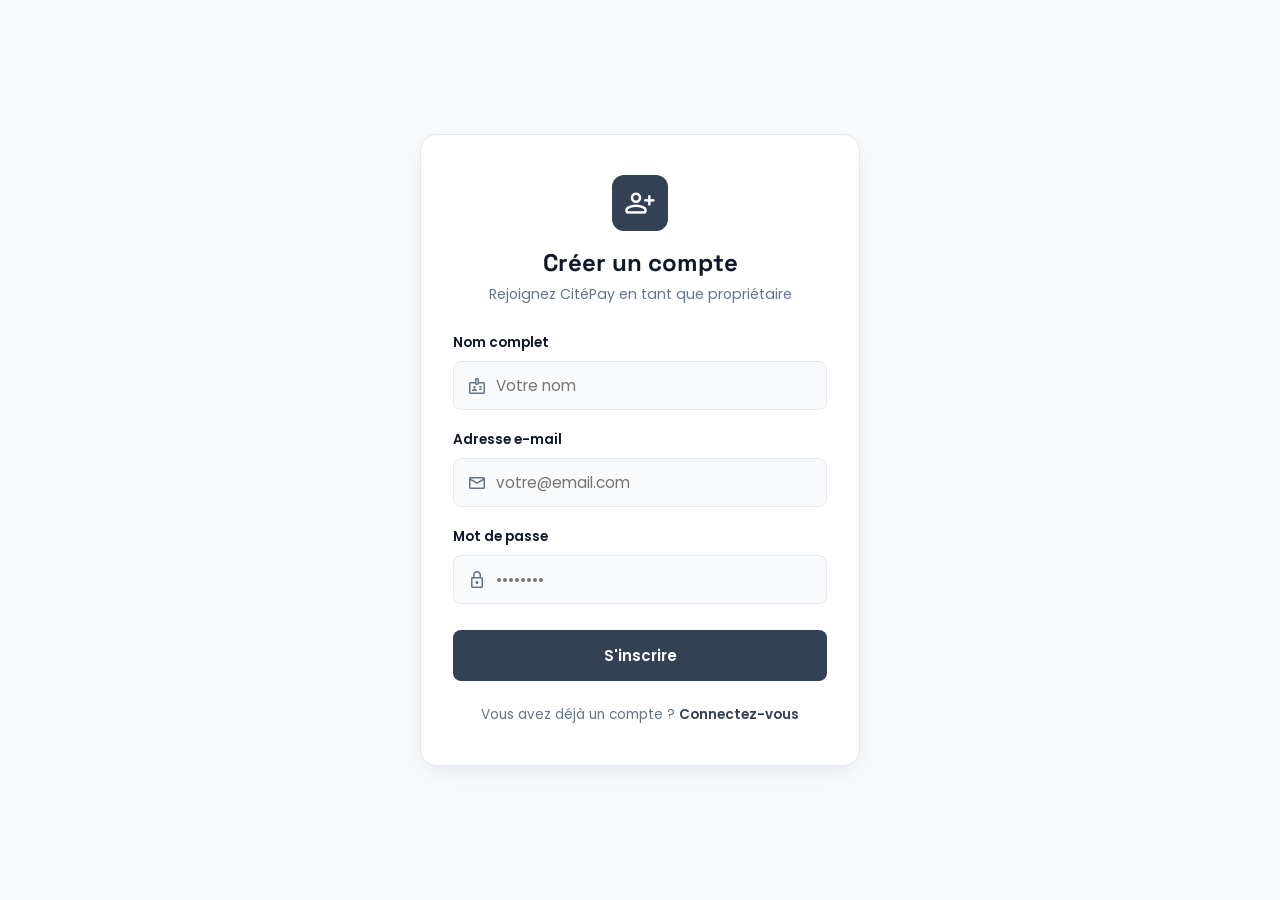
<file: inscription.html>
<!DOCTYPE html>
<html lang="fr">
<head>
    <meta charset="UTF-8">
    <meta name="viewport" content="width=device-width, initial-scale=1.0">
    <title>CitéPay - Inscription Propriétaire</title>
    <!-- Lien vers le fichier CSS -->
    <link rel="stylesheet" href="style.css">
    <!-- Google Icons -->
    <link href="https://fonts.googleapis.com/css2?family=Material+Symbols+Rounded:opsz,wght,FILL,GRAD@24,400,0,0" rel="stylesheet" />
</head>
<body>

    <div class="auth-container">
        <div class="auth-card">
            <div class="auth-header">
                <div class="auth-logo">
                    <span class="material-symbols-rounded">person_add</span>
                </div>
                <h1 class="auth-title" data-i18n="auth_create_account">Créer un compte</h1>
                <p class="auth-subtitle" data-i18n="auth_register_subtitle">Rejoignez CitéPay en tant que propriétaire</p>
            </div>

            <!-- Formulaire d'inscription -->
            <form class="auth-form" action="traitement-inscription.php" method="POST">
                <div class="form-group">
                    <label class="form-label" data-i18n="label_fullname">Nom complet</label>
                    <div class="input-wrapper">
                        <span class="material-symbols-rounded input-icon">badge</span>
                        <input type="text" class="form-input" placeholder="Votre nom" required>
                    </div>
                </div>

                <div class="form-group">
                    <label class="form-label" data-i18n="label_email_auth">Adresse email</label>
                    <div class="input-wrapper">
                        <span class="material-symbols-rounded input-icon">mail</span>
                        <input type="email" class="form-input" placeholder="votre@email.com" required>
                    </div>
                </div>

                <div class="form-group">
                    <label class="form-label" data-i18n="label_password_auth">Mot de passe</label>
                    <div class="input-wrapper">
                        <span class="material-symbols-rounded input-icon">lock</span>
                        <input type="password" class="form-input" placeholder="••••••••" required>
                    </div>
                </div>

                <button type="submit" class="btn-primary btn-submit" data-i18n="btn_register">S'inscrire</button>
            </form>

            <div class="auth-footer">
                <span data-i18n="auth_have_account">Vous avez déjà un compte ?</span> <a href="connexion.html" data-i18n="auth_login_link">Connectez-vous</a>
            </div>
        </div>
    </div>
<script src="translation.js"></script>
<script src="script.js" defer></script>
</body>
</html>
</file>
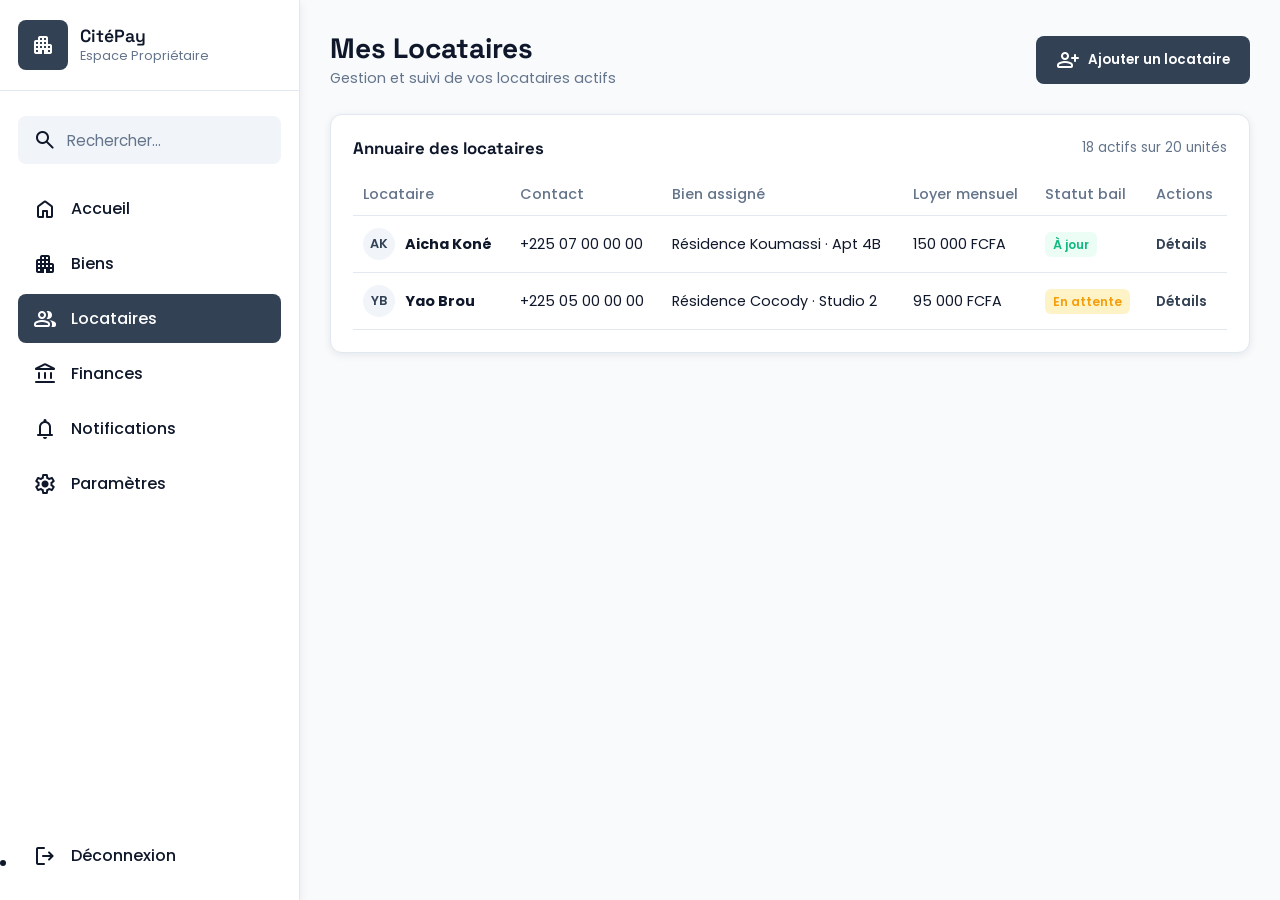
<file: locataires.html>
<!DOCTYPE html>
<html lang="fr">
<head>
    <meta charset="UTF-8">
    <meta name="viewport" content="width=device-width, initial-scale=1.0">
    <title>CitéPay — Gestion des Locataires</title>
    <!-- Google Fonts -->
    <link rel="preconnect" href="https://fonts.googleapis.com">
    <link href="https://fonts.googleapis.com/css2?family=Poppins:ital,wght@0,400;0,500;0,600;0,700;1,500&display=swap" rel="stylesheet">
    <link rel="stylesheet" href="https://fonts.googleapis.com/css2?family=Material+Symbols+Rounded:opsz,wght,FILL,GRAD@20..48,100..700,0..1,-50..200"/>
    <link rel="stylesheet" href="style.css">
</head>
<body>
    <!-- Mobile Top Navigation -->
    <nav class="site-nav">
        <button class="sidebar-toggle" aria-expanded="true">
            <span class="material-symbols-rounded">menu</span>
        </button>
        <span class="site-nav-title">CitéPay</span>
    </nav>

    <div class="container">
        <!-- Sidebar Navigation -->
        <aside class="sidebar">
            <header class="sidebar-header">
                <div class="header-logo-placeholder">
                    <span class="material-symbols-rounded">apartment</span>
                </div>
                
                <div class="text header-text">
                    <span class="name">CitéPay</span>
                    <span class="profession" data-i18n="profession_owner">Espace Propriétaire</span>
                </div>
                <button class="sidebar-toggle" aria-expanded="true">
                    <span class="material-symbols-rounded">chevron_left</span>
                </button>
            </header>

            <div class="sidebar-content">
                <form action="#" class="search-form" onsubmit="event.preventDefault();">
                    <span class="material-symbols-rounded">search</span>
                    <input type="search" data-i18n-placeholder="search_placeholder" placeholder="Rechercher..." required>
                </form>

                <ul class="menu-list">
                    <li class="menu-item">
                        <a href="index.html" class="menu-link">
                            <span class="material-symbols-rounded">home</span>
                            <span class="menu-label" data-i18n="nav_home">Accueil</span>
                        </a>
                    </li>

                    <li class="menu-item">
                        <a href="biens.html" class="menu-link">
                            <span class="material-symbols-rounded">apartment</span>
                            <span class="menu-label" data-i18n="nav_properties">Biens</span>
                        </a>
                    </li>

                    <li class="menu-item">
                        <a href="locataires.html" class="menu-link active">
                            <span class="material-symbols-rounded">group</span>
                            <span class="menu-label" data-i18n="nav_tenants">Locataires</span>
                        </a>
                    </li>

                    <li class="menu-item">
                        <a href="finances.html" class="menu-link">
                            <span class="material-symbols-rounded">account_balance</span>
                            <span class="menu-label" data-i18n="nav_finances">Finances</span>
                        </a>
                    </li>

                    <li class="menu-item">
                        <a href="notifications.html" class="menu-link">
                            <span class="material-symbols-rounded">notifications</span>
                            <span class="menu-label" data-i18n="nav_notifications">Notifications</span>
                        </a>
                    </li>

                    <li class="menu-item">
                        <a href="parametres.html" class="menu-link">
                            <span class="material-symbols-rounded">settings</span>
                            <span class="menu-label" data-i18n="nav_settings">Paramètres</span>
                        </a>
                    </li>
                </ul>
            </div>

            <div class="bottom-content">
                <ul class="menu-list">
                    <li class="menu-item">
                        <a href="deconnexion.html" class="menu-link">
                            <span class="material-symbols-rounded">logout</span>
                            <span class="menu-label" data-i18n="nav_logout">Déconnexion</span>
                        </a>
                    </li>
                </ul>
            </div>
        </aside>

        <!-- Main Dashboard Content -->
        <main class="main-content">
            <!-- Header Section -->
            <header class="dashboard-header">
                <div>
                    <h1 class="page-title" data-i18n="page_title_tenants">Mes Locataires</h1>
                    <p class="subtitle" data-i18n="subtitle_tenants">Gestion et suivi de vos locataires actifs</p>
                </div>
                <button class="btn-primary" style="display: flex; align-items: center; gap: 8px;">
                    <span class="material-symbols-rounded">person_add</span>
                    <span data-i18n="btn_add_tenant">Ajouter un locataire</span>
                </button>
            </header>

            <!-- Liste des Locataires -->
            <div class="content-grid grid-single">
                <div class="card">
                    <div class="card-header">
                        <h3 data-i18n="directory_title">Annuaire des locataires</h3>
                        <span style="font-size: 0.85rem; color: var(--color-text-placeholder);">18 actifs sur 20 unités</span>
                    </div>
                    <div class="table-responsive">
                        <table class="data-table">
                            <thead>
                                <tr>
                                    <th data-i18n="th_tenant">Locataire</th>
                                    <th data-i18n="th_contact">Contact</th>
                                    <th data-i18n="th_assigned_property">Bien assigné</th>
                                    <th data-i18n="th_monthly_rent">Loyer mensuel</th>
                                    <th data-i18n="th_lease_status">Statut bail</th>
                                    <th data-i18n="th_actions">Actions</th>
                                </tr>
                            </thead>
                            <tbody>
                                <tr>
                                    <td>
                                        <div style="display: flex; align-items: center; gap: 10px;">
                                            <div style="width: 32px; height: 32px; border-radius: 50%; background: var(--color-bg-secondary); color: var(--primary); display: flex; align-items: center; justify-content: center; font-weight: 600; font-size: 0.8rem;">AK</div>
                                            <strong>Aicha Koné</strong>
                                        </div>
                                    </td>
                                    <td>+225 07 00 00 00</td>
                                    <td>Résidence Koumassi · Apt 4B</td>
                                    <td>150 000 FCFA</td>
                                    <td><span class="status-badge paid" data-i18n="status_uptodate">À jour</span></td>
                                    <td>
                                        <a href="#" class="link-more" style="font-size: 0.85rem;" data-i18n="details_link">Détails</a>
                                    </td>
                                </tr>
                                <tr>
                                    <td>
                                        <div style="display: flex; align-items: center; gap: 10px;">
                                            <div style="width: 32px; height: 32px; border-radius: 50%; background: var(--color-bg-secondary); color: var(--primary); display: flex; align-items: center; justify-content: center; font-weight: 600; font-size: 0.8rem;">YB</div>
                                            <strong>Yao Brou</strong>
                                        </div>
                                    </td>
                                    <td>+225 05 00 00 00</td>
                                    <td>Résidence Cocody · Studio 2</td>
                                    <td>95 000 FCFA</td>
                                    <td><span class="status-badge pending">En attente</span></td>
                                    <td>
                                        <a href="#" class="link-more" style="font-size: 0.85rem;" data-i18n="details_link">Détails</a>
                                    </td>
                                </tr>
                            </tbody>
                        </table>
                    </div>
                </div>
            </div>
        </main>
    </div>

    <!-- Script JS Global -->
    <script src="translation.js"></script>
    <script src="script.js"></script>
</body>
</html>
</file>
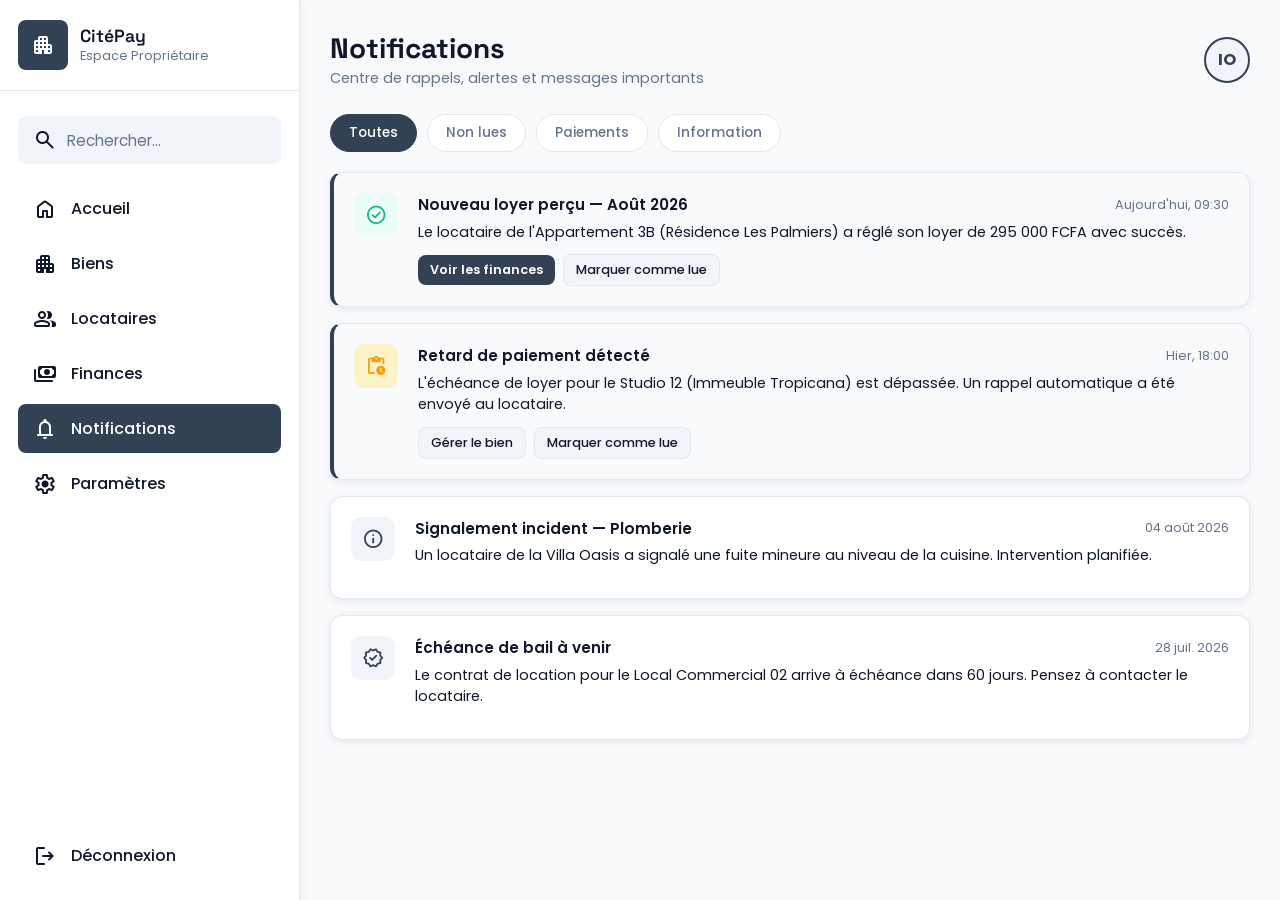
<file: notifications.html>
<!DOCTYPE html>
<html lang="fr">
<head>
    <meta charset="UTF-8">
    <meta name="viewport" content="width=device-width, initial-scale=1.0">
    <title>CitéPay — Notifications</title>
    <!-- Google Fonts -->
    <link rel="preconnect" href="https://fonts.googleapis.com">
    <link href="https://fonts.googleapis.com/css2?family=Poppins:ital,wght@0,400;0,500;0,600;0,700;1,500&display=swap" rel="stylesheet">
    <link rel="stylesheet" href="https://fonts.googleapis.com/css2?family=Material+Symbols+Rounded:opsz,wght,FILL,GRAD@20..48,100..700,0..1,-50..200"/>
    <link rel="stylesheet" href="style.css">
</head>
<body>
    <!-- Mobile Top Navigation -->
    <nav class="site-nav">
        <button class="sidebar-toggle" aria-expanded="true">
            <span class="material-symbols-rounded">menu</span>
        </button>
        <span class="site-nav-title">CitéPay</span>
    </nav>

    <div class="container">
        <!-- Navigation Sidebar -->
        <aside class="sidebar">
            <header class="sidebar-header">
                <div class="header-logo-placeholder">
                    <span class="material-symbols-rounded">apartment</span>
                </div>
                
                <div class="text header-text">
                    <span class="name">CitéPay</span>
                    <span class="profession" data-i18n="profession_owner">Espace Propriétaire</span>
                </div>
                <button class="sidebar-toggle" aria-expanded="true">
                    <span class="material-symbols-rounded">chevron_left</span>
                </button>
            </header>

            <div class="sidebar-content">
                <form action="#" class="search-form" onsubmit="event.preventDefault();">
                    <span class="material-symbols-rounded">search</span>
                    <input type="search" data-i18n-placeholder="search_placeholder" placeholder="Rechercher..." required>
                </form>

                <ul class="menu-list">
                    <li class="menu-item">
                        <a href="index.html" class="menu-link">
                            <span class="material-symbols-rounded">home</span>
                            <span class="menu-label" data-i18n="nav_home">Accueil</span>
                        </a>
                    </li>

                    <li class="menu-item">
                        <a href="biens.html" class="menu-link">
                            <span class="material-symbols-rounded">apartment</span>
                            <span class="menu-label" data-i18n="nav_properties">Biens</span>
                        </a>
                    </li>

                    <li class="menu-item">
                        <a href="locataires.html" class="menu-link">
                            <span class="material-symbols-rounded">group</span>
                            <span class="menu-label" data-i18n="nav_tenants">Locataires</span>
                        </a>
                    </li>

                    <li class="menu-item">
                        <a href="finances.html" class="menu-link">
                            <span class="material-symbols-rounded">payments</span>
                            <span class="menu-label" data-i18n="nav_finances">Finances</span>
                        </a>
                    </li>

                    <li class="menu-item">
                        <a href="notifications.html" class="menu-link active">
                            <span class="material-symbols-rounded">notifications</span>
                            <span class="menu-label" data-i18n="nav_notifications">Notifications</span>
                        </a>
                    </li>

                    <li class="menu-item">
                        <a href="parametres.html" class="menu-link">
                            <span class="material-symbols-rounded">settings</span>
                            <span class="menu-label" data-i18n="nav_settings">Paramètres</span>
                        </a>
                    </li>
                </ul>
            </div>

            <div class="bottom-content">
                <li class="menu-item">
                    <a href="deconnexion.html" class="menu-link">
                        <span class="material-symbols-rounded">logout</span>
                        <span class="menu-label" data-i18n="nav_logout">Déconnexion</span>
                    </a>
                </li>
            </div>
        </aside>

        <!-- Main Content -->
        <main class="main-content">
            <!-- Header Section -->
            <header class="dashboard-header">
                <div>
                    <h1 class="page-title" data-i18n="page_title_notifications">Notifications</h1>
                    <p class="subtitle" data-i18n="subtitle_notifications">Centre de rappels, alertes et messages importants</p>
                </div>
                <div class="user-profile-badge">
                    <div class="user-avatar">IO</div>
                </div>
            </header>

            <!-- Filtres de notifications -->
            <div class="filter-row">
                <button class="filter-chip active" data-filter="all" data-i18n="filter_all_notif">Toutes</button>
                <button class="filter-chip" data-filter="unread" data-i18n="filter_unread">Non lues</button>
                <button class="filter-chip" data-filter="payment" data-i18n="filter_payment">Paiements</button>
                <button class="filter-chip" data-filter="info" data-i18n="filter_info">Information</button>
            </div>

            <!-- Liste des Notifications -->
            <div class="notification-list">
                
                <!-- Notification Non Lue : Paiement reçu -->
                <div class="card notification-card unread" data-category="payment" data-status="unread">
                    <div class="notification-icon icon-success">
                        <span class="material-symbols-rounded">check_circle</span>
                    </div>
                    <div class="notification-content">
                        <div class="notification-header">
                            <span class="notification-title">Nouveau loyer perçu — Août 2026</span>
                            <span class="notification-time">Aujourd'hui, 09:30</span>
                        </div>
                        <p class="notification-body">Le locataire de l'Appartement 3B (Résidence Les Palmiers) a réglé son loyer de 295 000 FCFA avec succès.</p>
                        <div class="notification-actions">
                            <a href="finances.html" class="btn-primary btn-sm" data-i18n="btn_view_finances">Voir les finances</a>
                            <button class="btn-secondary btn-sm mark-read-btn" data-i18n="btn_mark_read">Marquer comme lue</button>
                        </div>
                    </div>
                </div>

                <!-- Notification Non Lue : Retard de loyer -->
                <div class="card notification-card unread" data-category="payment" data-status="unread">
                    <div class="notification-icon icon-warning">
                        <span class="material-symbols-rounded">pending_actions</span>
                    </div>
                    <div class="notification-content">
                        <div class="notification-header">
                            <span class="notification-title">Retard de paiement détecté</span>
                            <span class="notification-time">Hier, 18:00</span>
                        </div>
                        <p class="notification-body">L'échéance de loyer pour le Studio 12 (Immeuble Tropicana) est dépassée. Un rappel automatique a été envoyé au locataire.</p>
                        <div class="notification-actions">
                            <a href="biens.html" class="btn-secondary btn-sm" data-i18n="btn_manage_property">Gérer le bien</a>
                            <button class="btn-secondary btn-sm mark-read-btn" data-i18n="btn_mark_read">Marquer comme lue</button>
                        </div>
                    </div>
                </div>

                <!-- Notification Lue : Maintenance / Signalement -->
                <div class="card notification-card" data-category="info" data-status="read">
                    <div class="notification-icon icon-info">
                        <span class="material-symbols-rounded">info</span>
                    </div>
                    <div class="notification-content">
                        <div class="notification-header">
                            <span class="notification-title">Signalement incident — Plomberie</span>
                            <span class="notification-time">04 août 2026</span>
                        </div>
                        <p class="notification-body">Un locataire de la Villa Oasis a signalé une fuite mineure au niveau de la cuisine. Intervention planifiée.</p>
                    </div>
                </div>

                <!-- Notification Lue : Fin de bail proche -->
                <div class="card notification-card" data-category="info" data-status="read">
                    <div class="notification-icon icon-info">
                        <span class="material-symbols-rounded">verified</span>
                    </div>
                    <div class="notification-content">
                        <div class="notification-header">
                            <span class="notification-title">Échéance de bail à venir</span>
                            <span class="notification-time">28 juil. 2026</span>
                        </div>
                        <p class="notification-body">Le contrat de location pour le Local Commercial 02 arrive à échéance dans 60 jours. Pensez à contacter le locataire.</p>
                    </div>
                </div>

            </div>
        </main>
    </div>

    <script src="translation.js"></script>
    <script src="script.js"></script>
</body>
</html>
</file>
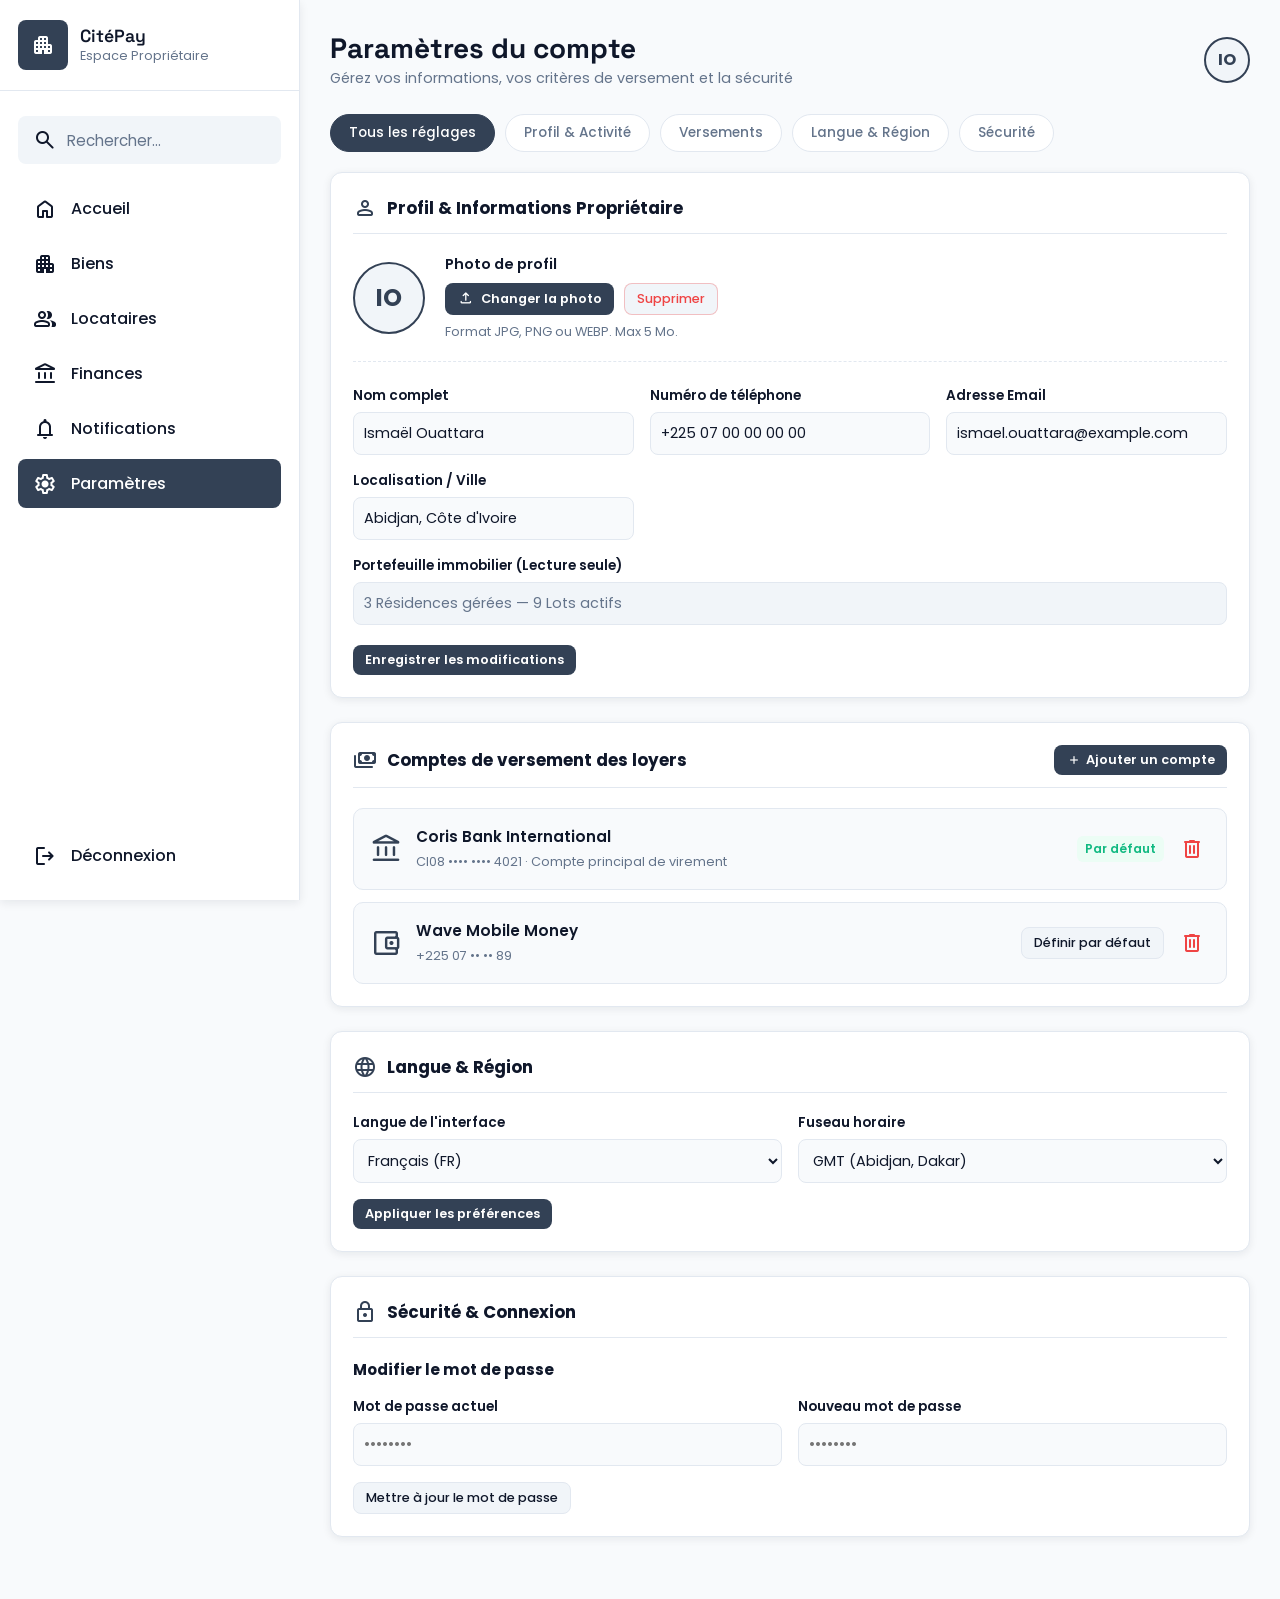
<file: parametres.html>
<!DOCTYPE html>
<html lang="fr">
<head>
    <meta charset="UTF-8">
    <meta name="viewport" content="width=device-width, initial-scale=1.0">
    <title>CitéPay — Paramètres</title>
    <link rel="preconnect" href="https://fonts.googleapis.com">
    <link href="https://fonts.googleapis.com/css2?family=Poppins:ital,wght@0,400;0,500;0,600;0,700;1,500&family=Space+Grotesk:wght@500;600;700&display=swap" rel="stylesheet">
    <link rel="stylesheet" href="https://fonts.googleapis.com/css2?family=Material+Symbols+Rounded:opsz,wght,FILL,GRAD@20..48,100..700,0..1,-50..200"/>
    <link rel="stylesheet" href="style.css">
</head>
<body>
    <nav class="site-nav">
        <button class="sidebar-toggle" aria-expanded="true">
            <span class="material-symbols-rounded">menu</span>
        </button>
        <span class="site-nav-title">CitéPay</span>
    </nav>

    <div class="container">
        <!-- SIDEBAR COMMUNE -->
        <aside class="sidebar">
            <header class="sidebar-header">
                <div class="header-logo-placeholder">
                    <span class="material-symbols-rounded">apartment</span>
                </div>
                <div class="text header-text">
                    <span class="name">CitéPay</span>
                    <span class="profession" data-i18n="profession_owner">Espace Propriétaire</span>
                </div>
                <button class="sidebar-toggle" aria-expanded="true">
                    <span class="material-symbols-rounded">chevron_left</span>
                </button>
            </header>

            <div class="sidebar-content">
                <form action="#" class="search-form" onsubmit="event.preventDefault();">
                    <span class="material-symbols-rounded">search</span>
                    <input type="search" data-i18n-placeholder="search_placeholder" placeholder="Rechercher..." required>
                </form>

                <ul class="menu-list">
                    <li class="menu-item">
                        <a href="index.html" class="menu-link">
                            <span class="material-symbols-rounded">home</span>
                            <span class="menu-label" data-i18n="nav_home">Accueil</span>
                        </a>
                    </li>

                    <li class="menu-item">
                        <a href="biens.html" class="menu-link">
                            <span class="material-symbols-rounded">apartment</span>
                            <span class="menu-label" data-i18n="nav_properties">Biens</span>
                        </a>
                    </li>

                    <li class="menu-item">
                        <a href="locataires.html" class="menu-link">
                            <span class="material-symbols-rounded">group</span>
                            <span class="menu-label" data-i18n="nav_tenants">Locataires</span>
                        </a>
                    </li>

                    <li class="menu-item">
                        <a href="finances.html" class="menu-link">
                            <span class="material-symbols-rounded">account_balance</span>
                            <span class="menu-label" data-i18n="nav_finances">Finances</span>
                        </a>
                    </li>

                    <li class="menu-item">
                        <a href="notifications.html" class="menu-link">
                            <span class="material-symbols-rounded">notifications</span>
                            <span class="menu-label" data-i18n="nav_notifications">Notifications</span>
                        </a>
                    </li>

                    <li class="menu-item">
                        <a href="parametres.html" class="menu-link active">
                            <span class="material-symbols-rounded">settings</span>
                            <span class="menu-label" data-i18n="nav_settings">Paramètres</span>
                        </a>
                    </li>
                </ul>
            </div>

            <div class="bottom-content">
                <li class="menu-item"><a href="deconnexion.html" class="menu-link"><span class="material-symbols-rounded">logout</span><span class="menu-label" data-i18n="nav_logout">Déconnexion</span></a></li>
            </div>
        </aside>

        <!-- CONTENU PRINCIPAL -->
        <main class="main-content">
            <header class="dashboard-header">
                <div>
                    <h1 class="page-title" data-i18n="page_title_settings">Paramètres du compte</h1>
                    <p class="subtitle" data-i18n="subtitle_settings">Gérez vos informations, vos critères de versement et la sécurité</p>
                </div>
                <div class="user-profile-badge">
                    <div class="user-avatar">IO</div>
                </div>
            </header>

            <!-- Navigation Chips / Filtres dynamiques (Gérés par script.js) -->
            <div class="filter-row">
                <button class="filter-chip active" data-filter="all" data-i18n="filter_all_settings">Tous les réglages</button>
                <button class="filter-chip" data-filter="profile" data-i18n="filter_profile">Profil & Activité</button>
                <button class="filter-chip" data-filter="payments" data-i18n="filter_payments_settings">Versements</button>
                <button class="filter-chip" data-filter="language" data-i18n="filter_language">Langue & Région</button>
                <button class="filter-chip" data-filter="security" data-i18n="filter_security">Sécurité</button>
            </div>

            <!-- CONTENEUR DES SECTIONS DE RÉGLAGES -->
            <div class="content-grid mb-large" style="display: flex; flex-direction: column; gap: 24px;">

                <!-- SECTION 1: PROFIL & INFORMATIONS PROPRIÉTAIRE -->
                <section class="card settings-card" data-category="profile">
                    <div class="card-header" style="border-bottom: 1px solid var(--color-border-hr); padding-bottom: 12px; margin-bottom: 20px;">
                        <h3 style="display: flex; align-items: center; gap: 10px;">
                            <span class="material-symbols-rounded" style="color: var(--primary);">person</span>
                            <span data-i18n="section_profile_title">Profil & Informations Propriétaire</span>
                        </h3>
                    </div>

                    <!-- Gestion Photo de Profil -->
                    <div style="display: flex; align-items: center; gap: 20px; margin-bottom: 24px; padding-bottom: 20px; border-bottom: 1px dashed var(--color-border-hr);">
                        <div class="user-avatar" style="width: 72px; height: 72px; font-size: 1.5rem; flex-shrink: 0;">IO</div>
                        <div style="display: flex; flex-direction: column; gap: 8px;">
                            <label style="font-weight: 600; font-size: 0.9rem;" data-i18n="profile_photo_label">Photo de profil</label>
                            <div style="display: flex; gap: 10px; flex-wrap: wrap;">
                                <label class="btn-primary btn-sm" style="cursor: pointer; display: inline-flex; align-items: center; gap: 6px;">
                                    <span class="material-symbols-rounded" style="font-size: 1.1rem;">upload</span>
                                    <span data-i18n="btn_change_photo">Changer la photo</span>
                                    <input type="file" accept="image/*" style="display: none;">
                                </label>
                                <button type="button" class="btn-secondary btn-sm" style="color: var(--danger); border-color: rgba(239, 68, 68, 0.3);" data-i18n="btn_delete">Supprimer</button>
                            </div>
                            <span style="font-size: 0.8rem; color: var(--color-text-placeholder);" data-i18n="photo_format_hint">Format JPG, PNG ou WEBP. Max 5 Mo.</span>
                        </div>
                    </div>

                    <form onsubmit="event.preventDefault();">
                        <div style="display: grid; grid-template-columns: repeat(auto-fit, minmax(240px, 1fr)); gap: 16px; margin-bottom: 20px;">
                            <div>
                                <label style="display: block; font-size: 0.85rem; font-weight: 600; margin-bottom: 6px;" data-i18n="label_fullname">Nom complet</label>
                                <input type="text" value="Ismaël Ouattara" style="width: 100%; padding: 10px; border-radius: 8px; border: 1px solid var(--color-border-hr); background: var(--color-bg-primary); font-size: 0.9rem; color: var(--color-text-primary);">
                            </div>
                            <div>
                                <label style="display: block; font-size: 0.85rem; font-weight: 600; margin-bottom: 6px;" data-i18n="label_phone">Numéro de téléphone</label>
                                <input type="tel" value="+225 07 00 00 00 00" style="width: 100%; padding: 10px; border-radius: 8px; border: 1px solid var(--color-border-hr); background: var(--color-bg-primary); font-size: 0.9rem; color: var(--color-text-primary);">
                            </div>
                            <div>
                                <label style="display: block; font-size: 0.85rem; font-weight: 600; margin-bottom: 6px;" data-i18n="label_email">Adresse Email</label>
                                <input type="email" value="ismael.ouattara@example.com" style="width: 100%; padding: 10px; border-radius: 8px; border: 1px solid var(--color-border-hr); background: var(--color-bg-primary); font-size: 0.9rem; color: var(--color-text-primary);">
                            </div>
                            <div>
                                <label style="display: block; font-size: 0.85rem; font-weight: 600; margin-bottom: 6px;" data-i18n="label_location">Localisation / Ville</label>
                                <input type="text" value="Abidjan, Côte d'Ivoire" style="width: 100%; padding: 10px; border-radius: 8px; border: 1px solid var(--color-border-hr); background: var(--color-bg-primary); font-size: 0.9rem; color: var(--color-text-primary);">
                            </div>
                            <div style="grid-column: 1 / -1;">
                                <label style="display: block; font-size: 0.85rem; font-weight: 600; margin-bottom: 6px;" data-i18n="label_portfolio_readonly">Portefeuille immobilier (Lecture seule)</label>
                                <input type="text" value="3 Résidences gérées — 9 Lots actifs" disabled style="width: 100%; padding: 10px; border-radius: 8px; border: 1px solid var(--color-border-hr); background: var(--color-bg-secondary); color: var(--color-text-placeholder); font-size: 0.9rem;">
                            </div>
                        </div>
                        <button class="btn-primary btn-sm" data-i18n="btn_save_changes">Enregistrer les modifications</button>
                    </form>
                </section>

                <!-- SECTION 2: COMPTES DE VERSEMENT (PAIEMENTS) -->
                <section class="card settings-card" data-category="payments">
                    <div class="card-header" style="border-bottom: 1px solid var(--color-border-hr); padding-bottom: 12px; margin-bottom: 20px; display: flex; justify-content: space-between; align-items: center;">
                        <h3 style="display: flex; align-items: center; gap: 10px;">
                            <span class="material-symbols-rounded" style="color: var(--primary);">payments</span>
                            <span data-i18n="section_payments_title">Comptes de versement des loyers</span>
                        </h3>
                        <button class="btn-primary btn-sm" style="display: inline-flex; align-items: center; gap: 4px;">
                            <span class="material-symbols-rounded" style="font-size: 1rem;">add</span>
                            <span data-i18n="btn_add_account">Ajouter un compte</span>
                        </button>
                    </div>

                    <div style="display: flex; flex-direction: column; gap: 12px;">
                        <div class="doc-item" style="padding: 16px; display: flex; align-items: center; justify-content: space-between; background: var(--color-bg-primary); border: 1px solid var(--color-border-hr); border-radius: 10px;">
                            <div style="display: flex; align-items: center; gap: 14px;">
                                <span class="material-symbols-rounded" style="font-size: 2rem; color: var(--primary);">account_balance</span>
                                <div>
                                    <span style="font-weight: 600; font-size: 0.95rem; display: block;">Coris Bank International</span>
                                    <span style="font-size: 0.8rem; color: var(--color-text-placeholder);">CI08 •••• •••• 4021 · Compte principal de virement</span>
                                </div>
                            </div>
                            <div style="display: flex; align-items: center; gap: 10px;">
                                <span class="status-badge paid" data-i18n="default_badge">Par défaut</span>
                                <button class="btn-icon" style="background: none; border: none; cursor: pointer; color: var(--danger);"><span class="material-symbols-rounded">delete</span></button>
                            </div>
                        </div>

                        <div class="doc-item" style="padding: 16px; display: flex; align-items: center; justify-content: space-between; background: var(--color-bg-primary); border: 1px solid var(--color-border-hr); border-radius: 10px;">
                            <div style="display: flex; align-items: center; gap: 14px;">
                                <span class="material-symbols-rounded" style="font-size: 2rem; color: var(--primary);">account_balance_wallet</span>
                                <div>
                                    <span style="font-weight: 600; font-size: 0.95rem; display: block;">Wave Mobile Money</span>
                                    <span style="font-size: 0.8rem; color: var(--color-text-placeholder);">+225 07 •• •• 89</span>
                                </div>
                            </div>
                            <div style="display: flex; align-items: center; gap: 10px;">
                                <button class="btn-secondary btn-sm" data-i18n="btn_set_default">Définir par défaut</button>
                                <button class="btn-icon" style="background: none; border: none; cursor: pointer; color: var(--danger);"><span class="material-symbols-rounded">delete</span></button>
                            </div>
                        </div>
                    </div>
                </section>

                <!-- SECTION 3: LANGUE & RÉGION -->
                <section class="card settings-card" data-category="language">
                    <div class="card-header" style="border-bottom: 1px solid var(--color-border-hr); padding-bottom: 12px; margin-bottom: 20px;">
                        <h3 style="display: flex; align-items: center; gap: 10px;">
                            <span class="material-symbols-rounded" style="color: var(--primary);">language</span>
                            <span data-i18n="settings_lang_title">Langue & Région</span>
                        </h3>
                    </div>

                    <form id="languageForm" style="display: flex; flex-direction: column; gap: 16px;">
                        <div style="display: grid; grid-template-columns: repeat(auto-fit, minmax(240px, 1fr)); gap: 16px;">
                            <div>
                                <label for="languageSelect" style="display: block; font-size: 0.85rem; font-weight: 600; margin-bottom: 6px;" data-i18n="settings_lang_label">Langue de l'interface</label>
                                <select id="languageSelect" style="width: 100%; padding: 10px; border-radius: 8px; border: 1px solid var(--color-border-hr); background: var(--color-bg-primary); font-size: 0.9rem; color: var(--color-text-primary);">
                                    <option value="fr">Français (FR)</option>
                                    <option value="en">English (US)</option>
                                </select>
                            </div>
                            <div>
                                <label style="display: block; font-size: 0.85rem; font-weight: 600; margin-bottom: 6px;" data-i18n="label_timezone">Fuseau horaire</label>
                                <select style="width: 100%; padding: 10px; border-radius: 8px; border: 1px solid var(--color-border-hr); background: var(--color-bg-primary); font-size: 0.9rem; color: var(--color-text-primary);">
                                    <option value="GMT">GMT (Abidjan, Dakar)</option>
                                    <option value="CET">CET (Paris, Bruxelles)</option>
                                    <option value="EST">EST (New York)</option>
                                </select>
                            </div>
                        </div>
                        <div>
                            <button class="btn-primary btn-sm" data-i18n="btn_apply_preferences">Appliquer les préférences</button>
                        </div>
                    </form>
                </section>

                <!-- SECTION 4: SÉCURITÉ & CONNEXION -->
                <section class="card settings-card" data-category="security">
                    <div class="card-header" style="border-bottom: 1px solid var(--color-border-hr); padding-bottom: 12px; margin-bottom: 20px;">
                        <h3 style="display: flex; align-items: center; gap: 10px;">
                            <span class="material-symbols-rounded" style="color: var(--primary);">lock</span>
                            <span data-i18n="section_security_title">Sécurité & Connexion</span>
                        </h3>
                    </div>

                    <form onsubmit="event.preventDefault();" style="display: flex; flex-direction: column; gap: 16px;">
                        <h4 style="font-size: 0.95rem; color: var(--color-text-primary);" data-i18n="change_password_title">Modifier le mot de passe</h4>
                        <div style="display: grid; grid-template-columns: repeat(auto-fit, minmax(220px, 1fr)); gap: 16px;">
                            <div>
                                <label style="display: block; font-size: 0.85rem; font-weight: 600; margin-bottom: 6px;" data-i18n="label_current_password">Mot de passe actuel</label>
                                <input type="password" placeholder="••••••••" style="width: 100%; padding: 10px; border-radius: 8px; border: 1px solid var(--color-border-hr); background: var(--color-bg-primary); font-size: 0.9rem;">
                            </div>
                            <div>
                                <label style="display: block; font-size: 0.85rem; font-weight: 600; margin-bottom: 6px;" data-i18n="label_new_password">Nouveau mot de passe</label>
                                <input type="password" placeholder="••••••••" style="width: 100%; padding: 10px; border-radius: 8px; border: 1px solid var(--color-border-hr); background: var(--color-bg-primary); font-size: 0.9rem;">
                            </div>
                        </div>
                        <div>
                            <button class="btn-secondary btn-sm" data-i18n="btn_update_password">Mettre à jour le mot de passe</button>
                        </div>
                    </form>
                </section>

            </div>
        </main>
    </div>

    <!-- Script JavaScript global pour la gestion des filtres et interactions -->
    <script src="translation.js"></script>
    <script src="script.js"></script>
</body>
</html>
</file>
<file: style.css>
/* ================= =========================================================
   FICHIER STYLE.CSS — APPLICATION CITÉPAY
   --------------------------------------------------------------------------
   Pages rattachées à ce fichier :
     - index.html        : Tableau de bord principal (Accueil)
     - biens.html        : Gestion et suivi des biens immobiliers et résidences
     - finances.html     : Suivi des flux financiers et transactions
     - notifications.html: Alertes et messages d'échéance
     - parametres.html   : Profil, moyens de paiement et sécurité
     - connexion.html    : Page de connexion (Auth)
     - deconnexion.html  : Page de fermeture de session
   ========================================================================== */


/* ================= IMPORTATION DES POLICES (Toutes les pages) ================= */
@import url('https://fonts.googleapis.com/css2?family=Poppins:ital,wght@0,400;0,500;0,600;0,700;1,500&family=Space+Grotesk:wght@500;600;700&display=swap');

/* Réinitialisation universelle des marges et des boîtes */
* {
    font-family: 'Poppins', sans-serif;
    margin: 0;
    padding: 0;
    box-sizing: border-box;
}

/* ================= PALETTE DE COULEURS — MODE PROPRIÉTAIRE (ANTHRACITE CHIC) ================= */
:root {
    /* Couleurs Principales (Gris Anthracite / Étain) */
    --primary: #334155;
    --primary-hover: #1E293B;
    --primary-light: #F1F5F9;

    /* Textes et Arrière-plans */
    --color-text-primary: #0F172A;
    --color-text-placeholder: #64748B;
    --color-bg-primary: #F8FAFC;
    --color-bg-secondary: #F1F5F9;
    --color-bg-sidebar: #FFFFFF;
    --color-border-hr: #E2E8F0;
    
    /* Variables de Survol adaptées à la charte */
    --color-hover-primary: #334155;
    --color-hover-secondary: #E2E8F0;
    --color-shadow: rgba(15, 23, 42, 0.08);

    /* États et Badges */
    --success: #10B981;
    --success-light: #ECFDF5;
    --warning: #F59E0B;
    --warning-light: #FEF3C7;
    --danger: #EF4444;
}

/* Configuration globale du corps de la page */
body {
    background: var(--color-bg-primary);
    color: var(--color-text-primary);
}

/* Application de Space Grotesk aux titres principaux (Toutes les pages) */
h1, h2, h3, .name, .page-title, .site-nav-title, .logout-title, .auth-title {
    font-family: 'Space Grotesk', sans-serif;
}

/* ================= SIDEBAR (Commune à toutes les pages principales) ================= */
.sidebar {
    background: var(--color-bg-sidebar);
    width: 300px;
    height: 100vh;
    top: 0;
    flex-shrink: 0;
    display: flex;
    flex-direction: column;
    position: sticky;
    border-right: 1px solid var(--color-border-hr);
    box-shadow: 0 3px 9px var(--color-shadow);
    transition: width 0.3s ease;
    z-index: 100;
    overflow: hidden;
}

.sidebar.collapsed {
    width: 90px;
}

.sidebar .sidebar-header {
    display: flex;
    align-items: center;
    position: relative;
    padding: 20px 18px;
    border-bottom: 1px solid var(--color-border-hr);
}

.sidebar.collapsed .sidebar-header {
    justify-content: center;
    padding: 20px 0;
}

.header-logo-placeholder {
    width: 50px;
    height: 50px;
    border-radius: 8px;
    background: var(--color-hover-primary);
    color: #ffffff;
    display: flex;
    align-items: center;
    justify-content: center;
    flex-shrink: 0;
}

.sidebar-header .header-text {
    display: flex;
    flex-direction: column;
    margin-left: 12px;
    flex: 1;
    min-width: 0;
    align-items: flex-start;
}

.sidebar.collapsed .header-text {
    display: none;
}

.header-text .name {
    font-weight: 600;
    font-size: 1.1rem;
    color: var(--color-text-primary);
}

.header-text .profession {
    font-size: 0.8rem;
    color: var(--color-text-placeholder);
}

.site-nav .sidebar-toggle,
.sidebar-header .sidebar-toggle {
    height: 40px;
    width: 40px;
    border: none;
    cursor: pointer;
    border-radius: 8px;
    position: absolute;
    right: 18px;
    display: flex;
    align-items: center;
    justify-content: center;
    color: var(--color-text-primary);
    background: var(--color-bg-secondary);
}

.sidebar.collapsed .sidebar-header .sidebar-toggle {
    display: none;
}

.site-nav .sidebar-toggle:hover,
.sidebar-header .sidebar-toggle:hover {
    background: var(--color-hover-secondary);
}

.sidebar .sidebar-content {
    padding: 20px 18px;
    overflow: hidden;
    flex: 1;
    min-height: 0;
}

.sidebar-content .search-form {
    background: var(--color-bg-secondary);
    border-radius: 8px;
    min-height: 48px;
    display: flex;
    align-items: center;
    padding: 0 15px;
    margin: 5px 0 20px;
}

.sidebar.collapsed .search-form {
    justify-content: center;
    padding: 0;
}

.sidebar.collapsed .search-form input {
    display: none;
}

.search-form input {
    border: none;
    outline: none;
    background: none;
    font-size: 0.95rem;
    margin-left: 10px;
    width: 100%;
    color: var(--color-text-primary);
}

.search-form input::placeholder {
    color: var(--color-text-placeholder);
}

.sidebar-content .menu-list {
    list-style: none;
    display: flex;
    flex-direction: column;
    gap: 6px;
}

.menu-list .menu-link,
.bottom-content .menu-link {
    display: flex;
    align-items: center;
    color: var(--color-text-primary);
    text-decoration: none;
    gap: 14px;
    white-space: nowrap;
    padding: 12px 15px;
    border-radius: 8px;
    transition: transform 0.2s ease, background-color 0.2s ease;
    font-weight: 500;
}

.menu-link:active {
    transform: scale(0.96);
}

.sidebar.collapsed .menu-label {
    display: none;
}

.sidebar.collapsed .menu-link {
    justify-content: center;
    padding: 12px 0;
}

.menu-list .menu-link:is(:hover, .active),
.bottom-content .menu-link:is(:hover, .active) {
    background: var(--color-hover-primary);
    color: #ffffff;
}

.bottom-content {
    padding: 0 18px 20px;
    list-style: none;
}

/* ================= CONTENEUR GLOBAL & AGENCEMENT (Toutes les pages) ================= */
.container {
    display: flex;
    min-height: 100vh;
}

.main-content {
    flex: 1;
    padding: 30px;
    background: var(--color-bg-primary);
    overflow-x: hidden;
    overflow-y: auto;
}

.dashboard-header {
    display: flex;
    justify-content: space-between;
    align-items: center;
    margin-bottom: 25px;
}

.page-title {
    font-size: 1.75rem;
    font-weight: 700;
    color: var(--color-text-primary);
}

.subtitle {
    font-size: 0.9rem;
    color: var(--color-text-placeholder);
    margin-top: 2px;
}

.user-avatar {
    width: 46px;
    height: 46px;
    border-radius: 50%;
    background: var(--color-bg-secondary);
    color: var(--color-hover-primary);
    display: flex;
    align-items: center;
    justify-content: center;
    font-weight: 700;
    border: 2px solid var(--color-hover-primary);
}

.card {
    border-radius: 12px;
    padding: 22px;
    background-color: var(--color-bg-sidebar);
    box-shadow: 0 2px 8px var(--color-shadow);
    border: 1px solid var(--color-border-hr);
}

/* ================= STATS CARDS ================= */
.stats-grid {
    display: grid;
    grid-template-columns: repeat(auto-fit, minmax(240px, 1fr));
    gap: 20px;
    margin-bottom: 25px;
}

.stat-card {
    display: flex;
    align-items: center;
    gap: 16px;
}

.stat-icon {
    width: 50px;
    height: 50px;
    border-radius: 10px;
    display: flex;
    align-items: center;
    justify-content: center;
    flex-shrink: 0;
}

.bg-warning { background: var(--warning-light); color: var(--warning); }
.bg-accent { background: var(--color-bg-secondary); color: var(--primary); }
.bg-success { background: var(--success-light); color: var(--success); }

.stat-details {
    display: flex;
    flex-direction: column;
}

.stat-title {
    font-size: 0.85rem;
    color: var(--color-text-placeholder);
}

.stat-value {
    font-size: 1.15rem;
    font-weight: 600;
    color: var(--color-text-primary);
    margin-top: 2px;
}

.text-success { color: var(--success); }

/* ================= INTERACTIVE CARDS & HERO ================= */
.dashboard-grid {
    display: grid;
    grid-template-columns: 2fr 1fr;
    gap: 20px;
    margin-bottom: 25px;
}

.payment-hero-card {
    background: linear-gradient(135deg, #1E293B 0%, #0F172A 100%);
    color: #ffffff;
    display: flex;
    align-items: center;
    position: relative;
    overflow: hidden;
}

.payment-hero-card::after {
    content: '';
    position: absolute;
    right: -20px;
    bottom: -20px;
    width: 150px;
    height: 150px;
    background: var(--color-hover-primary);
    border-radius: 50%;
    opacity: 0.15;
}

.badge-due {
    background: rgba(245, 158, 11, 0.2);
    color: #FBBF24;
    padding: 4px 10px;
    border-radius: 20px;
    font-size: 0.75rem;
    font-weight: 600;
    text-transform: uppercase;
}

.payment-hero-card h2 {
    font-size: 1.6rem;
    margin: 10px 0 4px;
}

.payment-hero-card p {
    color: #94A3B8;
    font-size: 0.9rem;
    margin-bottom: 18px;
}

/* ================= BOUTONS (Toutes les pages) ================= */
.btn-primary {
    background: var(--color-hover-primary);
    color: #ffffff;
    border: none;
    padding: 12px 20px;
    border-radius: 8px;
    font-weight: 600;
    cursor: pointer;
    text-decoration: none;
    display: inline-flex;
    align-items: center;
    gap: 8px;
    transition: transform 0.2s, background-color 0.2s;
}

.btn-primary:hover {
    background-color: var(--primary-hover);
    transform: translateY(-2px);
}

.btn-secondary {
    background: var(--color-bg-secondary);
    color: var(--color-text-primary);
    border: 1px solid var(--color-border-hr);
    padding: 10px 18px;
    border-radius: 8px;
    font-weight: 500;
    cursor: pointer;
    text-decoration: none;
    display: inline-flex;
    align-items: center;
    gap: 8px;
    transition: all 0.2s ease;
}

.btn-secondary:hover {
    background: var(--color-hover-secondary);
}

.btn-sm {
    padding: 6px 12px;
    font-size: 0.8rem;
}

.btn-icon {
    background: transparent;
    border: none;
    color: var(--color-text-placeholder);
    padding: 6px;
    border-radius: 8px;
    cursor: pointer;
    transition: background 0.2s ease, color 0.2s ease;
    display: inline-flex;
    align-items: center;
    justify-content: center;
}

.btn-icon:hover {
    background: var(--color-bg-secondary);
    color: var(--color-hover-primary);
}

/* ================= QUICK ACTIONS ================= */
.quick-actions-card h3 {
    font-size: 1.05rem;
    margin-bottom: 15px;
}

.quick-grid {
    display: grid;
    grid-template-columns: repeat(2, 1fr);
    gap: 12px;
}

.quick-item {
    text-decoration: none;
    background: var(--color-bg-primary);
    border: 1px solid var(--color-border-hr);
    padding: 12px;
    border-radius: 8px;
    display: flex;
    flex-direction: column;
    align-items: center;
    gap: 6px;
    color: var(--color-text-primary);
    font-size: 0.8rem;
    font-weight: 500;
    transition: all 0.2s ease;
}

.quick-item:hover {
    background: var(--color-bg-sidebar);
    border-color: var(--color-hover-primary);
    color: var(--color-hover-primary);
}

.quick-icon {
    color: var(--color-hover-primary);
}

/* ================= TABLEAUX & LISTES ================= */
.content-grid {
    display: grid;
    grid-template-columns: 2fr 1fr;
    gap: 20px;
}

.card-header {
    display: flex;
    justify-content: space-between;
    align-items: center;
    margin-bottom: 15px;
}

.card-header h3 {
    font-size: 1.05rem;
}

.link-more {
    color: var(--color-hover-primary);
    text-decoration: none;
    font-size: 0.85rem;
    font-weight: 600;
}

.table-responsive {
    overflow-x: auto;
}

.data-table {
    width: 100%;
    border-collapse: collapse;
    text-align: left;
    font-size: 0.9rem;
}

.data-table th {
    padding: 10px;
    color: var(--color-text-placeholder);
    border-bottom: 1px solid var(--color-border-hr);
    font-weight: 500;
}

.data-table td {
    padding: 12px 10px;
    border-bottom: 1px solid var(--color-border-hr);
}

.data-table td .material-symbols-rounded {
    font-size: 1.25rem;
    vertical-align: middle;
}

.status-badge {
    padding: 4px 8px;
    border-radius: 6px;
    font-size: 0.75rem;
    font-weight: 600;
}

.status-badge.paid {
    background: var(--success-light);
    color: var(--success);
}

.status-badge.pending {
    background: var(--warning-light);
    color: var(--warning);
}

.doc-list {
    list-style: none;
    display: flex;
    flex-direction: column;
    gap: 12px;
}

.doc-item {
    display: flex;
    align-items: center;
    justify-content: space-between;
    padding: 10px;
    border-radius: 8px;
    background: var(--color-bg-primary);
    border: 1px solid var(--color-border-hr);
}

.doc-info {
    display: flex;
    align-items: center;
    gap: 12px;
}

.doc-icon {
    color: var(--color-hover-primary);
}

.doc-title {
    display: block;
    font-size: 0.85rem;
    font-weight: 600;
}

.doc-sub {
    display: block;
    font-size: 0.75rem;
    color: var(--color-text-placeholder);
}

/* ================= PAGE PAIEMENTS & DOCUMENTS ================= */
.filter-row {
    display: flex;
    gap: 10px;
    margin-bottom: 20px;
    flex-wrap: wrap;
}

.filter-chip {
    background: var(--color-bg-sidebar);
    border: 1px solid var(--color-border-hr);
    color: var(--color-text-placeholder);
    padding: 8px 18px;
    border-radius: 20px;
    font-size: 0.85rem;
    font-weight: 500;
    cursor: pointer;
    transition: all 0.3s ease;
}

.filter-chip:hover,
.filter-chip.active {
    background: var(--color-hover-primary);
    color: #ffffff;
    border-color: var(--color-hover-primary);
}

.section-header-title {
    font-size: 1.15rem;
    font-weight: 600;
    margin: 25px 0 15px;
    color: var(--color-text-primary);
}

.badge-success-soft {
    background: var(--success-light);
    color: var(--success);
}

.mb-large {
    margin-bottom: 2rem;
}

.grid-single {
    grid-template-columns: 1fr;
}

.document-section {
    transition: opacity 0.3s ease;
}

/* ================= STYLES SPÉCIFIQUES — PAGE FINANCES ================= */
.stat-icon-danger {
    background: rgba(239, 68, 68, 0.1); 
    color: var(--danger);
}

.next-payment-card {
    margin-bottom: 25px; 
    display: flex; 
    align-items: center; 
    justify-content: space-between;
}

.next-payment-info {
    display: flex; 
    align-items: center; 
    gap: 14px;
}

.next-payment-icon {
    width: 44px; 
    height: 44px; 
    border-radius: 10px; 
    background: var(--color-bg-secondary); 
    color: var(--primary); 
    display: flex; 
    align-items: center; 
    justify-content: center;
}

.next-payment-title {
    display: block; 
    font-size: 0.95rem;
}

.chart-card {
    margin-bottom: 25px;
}

.chart-card-header {
    margin-bottom: 20px;
}

.chart-container {
    display: flex; 
    flex-direction: column; 
    gap: 16px;
}

.chart-row {
    display: flex;
    flex-direction: column;
    gap: 6px;
}

.chart-info {
    display: flex; 
    justify-content: space-between; 
    font-size: 0.85rem;
}

.chart-month {
    font-weight: 500;
}

.chart-amount {
    color: var(--color-text-placeholder);
}

.text-success-bold {
    color: var(--success); 
    font-weight: 600;
}

.chart-bar-bg {
    width: 100%; 
    background: var(--color-bg-secondary); 
    height: 10px; 
    border-radius: 5px; 
    overflow: hidden;
}

.chart-bar-fill {
    height: 100%; 
    border-radius: 5px;
}

.bar-june {
    width: 75%; 
    background: var(--primary);
}

.bar-july {
    width: 85%; 
    background: var(--primary);
}

.bar-august {
    width: 95%; 
    background: var(--success);
}

.status-badge-danger {
    background: rgba(239, 68, 68, 0.1); 
    color: var(--danger);
}

.table-user-cell {
    display: flex; 
    align-items: center; 
    gap: 10px;
}

.table-avatar {
    width: 32px; 
    height: 32px; 
    border-radius: 50%; 
    background: var(--color-bg-secondary); 
    color: var(--primary); 
    display: flex; 
    align-items: center; 
    justify-content: center; 
    font-weight: 600; 
    font-size: 0.8rem;
}

/* ================= PAGE NOTIFICATIONS ================= */
.notification-list {
    display: flex;
    flex-direction: column;
    gap: 1rem;
}

.notification-card {
    display: flex;
    gap: 1.25rem;
    padding: 1.25rem;
    align-items: flex-start;
    border-radius: 12px;
    background-color: var(--color-bg-sidebar);
    border: 1px solid var(--color-border-hr);
    box-shadow: 0 2px 8px var(--color-shadow);
    transition: background-color 0.2s ease, border-color 0.2s ease;
}

.notification-card.unread {
    background-color: var(--color-bg-primary);
    border-left: 4px solid var(--color-hover-primary);
}

.notification-icon {
    display: flex;
    align-items: center;
    justify-content: center;
    width: 44px;
    height: 44px;
    border-radius: 10px;
    flex-shrink: 0;
}

.notification-icon .material-symbols-rounded {
    font-size: 1.4rem;
}

.icon-warning {
    background-color: var(--warning-light);
    color: var(--warning);
}

.icon-success {
    background-color: var(--success-light);
    color: var(--success);
}

.icon-info {
    background-color: var(--color-bg-secondary);
    color: var(--color-hover-primary);
}

.notification-content {
    flex: 1;
}

.notification-header {
    display: flex;
    justify-content: space-between;
    align-items: center;
    margin-bottom: 0.35rem;
}

.notification-title {
    font-weight: 600;
    color: var(--color-text-primary);
    font-size: 0.95rem;
}

.notification-time {
    font-size: 0.8rem;
    color: var(--color-text-placeholder);
}

.notification-body {
    font-size: 0.9rem;
    color: var(--color-text-primary);
    line-height: 1.45;
    margin-bottom: 0.75rem;
}

.notification-actions {
    display: flex;
    gap: 0.5rem;
    align-items: center;
}

/* ================= PAGE DÉCONNEXION ================= */
.logout-body {
    display: flex;
    align-items: center;
    justify-content: center;
    min-height: 100vh;
    margin: 0;
    padding: 20px;
    background-color: var(--color-bg-primary);
}

.logout-card {
    background-color: var(--color-bg-sidebar);
    border: 1px solid var(--color-border-hr);
    border-radius: 16px;
    padding: 40px 32px;
    max-width: 420px;
    width: 100%;
    text-align: center;
    box-shadow: 0 10px 25px -5px var(--color-shadow);
}

.logout-icon-wrapper {
    width: 72px;
    height: 72px;
    margin: 0 auto 20px auto;
    background-color: rgba(239, 68, 68, 0.1);
    border-radius: 50%;
    display: flex;
    align-items: center;
    justify-content: center;
}

.logout-icon {
    font-size: 2.2rem;
    color: var(--danger);
}

.logout-title {
    font-size: 1.5rem;
    font-weight: 700;
    color: var(--color-text-primary);
    margin-bottom: 12px;
}

.logout-message {
    font-size: 0.95rem;
    color: var(--color-text-placeholder);
    line-height: 1.5;
    margin-bottom: 24px;
}

.logout-loader {
    width: 100%;
    height: 6px;
    background-color: var(--color-border-hr);
    border-radius: 10px;
    overflow: hidden;
    margin-bottom: 28px;
}

.loader-bar {
    width: 100%;
    height: 100%;
    background-color: var(--danger);
    border-radius: 10px;
    animation: logoutProgress 2s ease-in-out infinite;
    transform-origin: left;
}

@keyframes logoutProgress {
    0% { transform: scaleX(0); }
    50% { transform: scaleX(0.7); }
    100% { transform: scaleX(1); }
}

.logout-actions {
    display: flex;
    flex-direction: column;
    gap: 12px;
}

.btn-block {
    width: 100%;
    justify-content: center;
    text-decoration: none;
    box-sizing: border-box;
}

/* ================= PAGE DE CONNEXION (AUTH) ================= */
.auth-container {
    min-height: 100vh;
    display: flex;
    align-items: center;
    justify-content: center;
    padding: 20px;
    background: var(--color-bg-primary);
}

.auth-card {
    background: var(--color-bg-sidebar);
    border: 1px solid var(--color-border-hr);
    border-radius: 16px;
    padding: 40px 32px;
    width: 100%;
    max-width: 440px;
    box-shadow: 0 10px 25px -5px var(--color-shadow);
}

.auth-header {
    text-align: center;
    margin-bottom: 28px;
}

.auth-logo {
    width: 56px;
    height: 56px;
    border-radius: 12px;
    background: var(--color-hover-primary);
    color: #ffffff;
    display: flex;
    align-items: center;
    justify-content: center;
    margin: 0 auto 16px;
}

.auth-logo span {
    font-size: 2rem;
}

.auth-title {
    font-size: 1.5rem;
    font-weight: 700;
    color: var(--color-text-primary);
    margin-bottom: 6px;
}

.auth-subtitle {
    font-size: 0.88rem;
    color: var(--color-text-placeholder);
}

.auth-form {
    display: flex;
    flex-direction: column;
    gap: 20px;
}

.form-group {
    display: flex;
    flex-direction: column;
    gap: 8px;
}

.form-label {
    font-size: 0.85rem;
    font-weight: 600;
    color: var(--color-text-primary);
}

.input-wrapper {
    position: relative;
    display: flex;
    align-items: center;
}

.input-wrapper .input-icon {
    position: absolute;
    left: 14px;
    color: var(--color-text-placeholder);
    font-size: 1.25rem;
    pointer-events: none;
}

.form-input {
    width: 100%;
    padding: 12px 14px 12px 42px;
    background: var(--color-bg-primary);
    border: 1px solid var(--color-border-hr);
    border-radius: 8px;
    font-size: 0.95rem;
    color: var(--color-text-primary);
    outline: none;
    transition: border-color 0.2s, box-shadow 0.2s;
}

.form-input:focus {
    border-color: var(--color-hover-primary);
    box-shadow: 0 0 0 3px rgba(79, 70, 229, 0.15);
}

.toggle-password {
    position: absolute;
    right: 12px;
    background: transparent;
    border: none;
    color: var(--color-text-placeholder);
    cursor: pointer;
    padding: 4px;
    display: flex;
    align-items: center;
    justify-content: center;
    border-radius: 4px;
}

.toggle-password:hover {
    color: var(--color-text-primary);
}

.form-options {
    display: flex;
    align-items: center;
    justify-content: space-between;
    font-size: 0.85rem;
}

.remember-me {
    display: flex;
    align-items: center;
    gap: 8px;
    cursor: pointer;
    color: var(--color-text-primary);
    font-weight: 500;
}

.remember-me input[type="checkbox"] {
    accent-color: var(--color-hover-primary);
    width: 16px;
    height: 16px;
    cursor: pointer;
}

.forgot-link {
    color: var(--color-hover-primary);
    text-decoration: none;
    font-weight: 600;
    transition: opacity 0.2s;
}

.forgot-link:hover {
    text-decoration: underline;
}

.btn-submit {
    width: 100%;
    justify-content: center;
    padding: 14px;
    font-size: 0.95rem;
    margin-top: 6px;
}

.auth-footer {
    margin-top: 24px;
    text-align: center;
    font-size: 0.85rem;
    color: var(--color-text-placeholder);
}

.auth-footer a {
    color: var(--color-hover-primary);
    text-decoration: none;
    font-weight: 600;
}

.auth-footer a:hover {
    text-decoration: underline;
}

/* ================= MOBILE RESPONSIVE & NAVIGATION ================= */
.site-nav {
    position: sticky;
    display: none;
    top: 0;
    padding: 15px 20px;
    background: var(--color-bg-sidebar);
    border-bottom: 1px solid var(--color-border-hr);
    z-index: 1000;
    align-items: center;
    gap: 15px;
    transition: transform 0.3s ease;
}

.site-nav-title {
    font-weight: 700;
    font-size: 1.2rem;
}

.site-nav .sidebar-toggle {
    position: static;
}

/* En grands écrans Desktop (au-dessus de 768px), la sidebar reste verticale sur le côté gauche */
@media (min-width: 769px) {
    .container {
        display: flex;
        flex-direction: row;
    }

    .sidebar {
        position: sticky;
        top: 0;
        height: 100vh;
        width: 300px;
    }

    /* Masquer le bouton flèche/chevron de la sidebar en mode normal */
    .sidebar-header .sidebar-toggle {
        display: none !important;
    }
}

@media (max-width: 992px) {
    .dashboard-grid, .content-grid {
        grid-template-columns: 1fr;
    }
}

/* Mode Mobile & Tablette : Navigation flottante avec effet renfoncé/arrondi */
@media (max-width: 768px) {
    .container {
        flex-direction: column;
    }

    .site-nav {
        display: none !important;
    }

    /* Barre de Navigation Mobile Flottante Style "Pill / Floating" */
    .sidebar {
        position: fixed !important;
        bottom: 15px !important;
        top: auto !important;
        left: 50% !important;
        transform: translateX(-50%) !important;
        width: min(400px, 92%) !important;
        height: 70px !important;
        background: var(--color-bg-sidebar) !important;
        border-radius: 16px !important;
        box-shadow: 0 15px 25px rgba(0, 0, 0, 0.15) !important;
        border: 1px solid var(--color-border-hr) !important;
        z-index: 8000 !important;
        padding: 0 10px !important;
        display: flex !important;
        justify-content: center !important;
        align-items: center !important;
        transition: all 0.3s cubic-bezier(0.4, 0, 0.2, 1) !important;
    }

    .sidebar-header, 
    .sidebar-content .search-form, 
    .bottom-content {
        display: none !important;
    }

    .sidebar-content {
        height: 100%;
        width: 100%;
        padding: 0 !important;
        display: flex;
        align-items: center;
        justify-content: center;
    }

    .sidebar-content .menu-list {
        display: flex !important;
        justify-content: space-around !important;
        align-items: center !important;
        width: 100% !important;
        height: 100% !important;
        margin: 0 !important;
        padding: 0 !important;
        list-style: none !important;
        flex-direction: row !important;
        gap: 4px !important;
    }

    .menu-item { 
        margin: 0;
        flex: 1;
        display: flex;
        justify-content: center;
    }

    /* ================= EFFET & ANIMATION NAV MOBILE ================= */
    .menu-link {
        position: relative;
        display: flex !important;
        flex-direction: column !important;
        gap: 3px !important;
        padding: 8px 12px !important;
        font-size: 0.72rem !important;
        border-radius: 12px !important;
        align-items: center !important;
        justify-content: center !important;
        color: var(--color-text-placeholder) !important;
        background: transparent !important;
        text-decoration: none;
        width: 100%;
        transition: all 0.25s cubic-bezier(0.4, 0, 0.2, 1) !important;
    }

    /* Transition sur les icônes */
    .menu-link span.material-symbols-rounded {
        font-size: 1.35rem;
        transition: transform 0.25s cubic-bezier(0.34, 1.56, 0.64, 1), color 0.2s ease;
    }

    /* Effet tactile dynamique lors de la pression */
    .menu-link:active {
        transform: scale(0.90) !important;
    }

    /* Élément sélectionné (Active State) */
    .menu-link.active, 
    .menu-link:hover {
        background: var(--primary-light) !important;
        color: var(--color-hover-primary) !important;
    }

    /* Surélévation douce de l'icône active */
    .menu-link.active span.material-symbols-rounded {
        transform: translateY(-2px) scale(1.12);
        color: var(--color-hover-primary);
    }

    .menu-label {
        display: block !important;
        font-size: 0.7rem;
        font-weight: 500;
    }

    .main-content {
        padding: 20px;
        margin-bottom: 95px !important; /* Dégagement suffisant pour la barre flottante */
    }
}

@media (max-width: 576px) {
    .notification-card {
        flex-direction: column;
        gap: 12px;
    }

    .notification-header {
        flex-direction: column;
        align-items: flex-start;
        gap: 4px;
    }

    .notification-actions {
        width: 100%;
        justify-content: flex-end;
    }
}

/* ================= TOAST NOTIFICATIONS ================= */
.toast-container {
    position: fixed;
    top: 20px;
    right: 20px;
    z-index: 9999;
    display: flex;
    flex-direction: column;
    gap: 10px;
    pointer-events: none;
}

.toast {
    pointer-events: auto;
    min-width: 280px;
    max-width: 380px;
    padding: 12px 16px;
    border-radius: 10px;
    background: #ffffff;
    box-shadow: 0 10px 25px -5px rgba(0, 0, 0, 0.15), 0 8px 10px -6px rgba(0, 0, 0, 0.1);
    display: flex;
    align-items: center;
    gap: 12px;
    border-left: 4px solid var(--primary, #3B82F6);
    transition: all 0.3s cubic-bezier(0.16, 1, 0.3, 1);
}

.toast-enter {
    opacity: 0;
    transform: translateX(50px) scale(0.95);
}

.toast-visible {
    opacity: 1;
    transform: translateX(0) scale(1);
}

.toast-exit {
    opacity: 0;
    transform: translateY(-20px) scale(0.9);
}

.toast-success { border-left-color: #10B981; }
.toast-success .toast-icon { color: #10B981; }

.toast-warning { border-left-color: #F59E0B; }
.toast-warning .toast-icon { color: #F59E0B; }

.toast-danger { border-left-color: #EF4444; }
.toast-danger .toast-icon { color: #EF4444; }

.toast-info { border-left-color: #3B82F6; }
.toast-info .toast-icon { color: #3B82F6; }

.toast-message {
    font-size: 0.875rem;
    font-weight: 500;
    color: #1F2937;
    flex: 1;
}

.toast-close {
    background: none;
    border: none;
    cursor: pointer;
    color: #9CA3AF;
    display: flex;
    align-items: center;
    padding: 2px;
}
.toast-close:hover { color: #1F2937; }

/* ================= MODALES INTERACTIVES ================= */
.modal-backdrop {
    position: fixed;
    inset: 0;
    background: rgba(15, 23, 42, 0.45);
    backdrop-filter: blur(4px);
    z-index: 9000;
    display: flex;
    align-items: center;
    justify-content: center;
    padding: 20px;
    opacity: 0;
    transition: opacity 0.25s ease;
}

.modal-backdrop.active { opacity: 1; }

.modal-card {
    background: #ffffff;
    border-radius: 16px;
    width: 100%;
    max-width: 480px;
    box-shadow: 0 20px 25px -5px rgba(0, 0, 0, 0.2);
    transform: translateY(20px) scale(0.98);
    transition: transform 0.25s cubic-bezier(0.16, 1, 0.3, 1);
    overflow: hidden;
}

.modal-backdrop.active .modal-card {
    transform: translateY(0) scale(1);
}

.modal-header {
    padding: 16px 20px;
    border-bottom: 1px solid var(--color-border-hr, #E5E7EB);
    display: flex;
    justify-content: space-between;
    align-items: center;
}

.modal-header h3 { font-size: 1.1rem; margin: 0; font-weight: 600; }

.modal-close-btn {
    background: none;
    border: none;
    cursor: pointer;
    color: #6B7280;
}

.modal-body { padding: 20px; }

.modal-footer {
    padding: 12px 20px;
    background: #F9FAFB;
    display: flex;
    justify-content: flex-end;
    gap: 10px;
}

/* ================= EFFETS DE CHARGEMENT (SKELETON & SPINNER) ================= */
.skeleton-active {
    position: relative;
    overflow: hidden;
}

.skeleton-active::after {
    content: "";
    position: absolute;
    inset: 0;
    transform: translateX(-100%);
    background-image: linear-gradient(
        90deg,
        rgba(255, 255, 255, 0) 0,
        rgba(255, 255, 255, 0.4) 20%,
        rgba(255, 255, 255, 0.6) 60%,
        rgba(255, 255, 255, 0)
    );
    animation: shimmer 1.2s infinite;
}

@keyframes shimmer {
    100% { transform: translateX(100%); }
}

.spin {
    animation: spin 1s linear infinite;
}
@keyframes spin { 100% { transform: rotate(360deg); } }

/* ================= ANIMATIONS DE TRANSITION DE PAGE ================= */
.page-enter {
    animation: fadeInUp 0.35s cubic-bezier(0.16, 1, 0.3, 1) forwards;
}

.page-exit {
    animation: fadeOutDown 0.25s cubic-bezier(0.7, 0, 0.84, 0) forwards !important;
}

@keyframes fadeInUp {
    from {
        opacity: 0;
        transform: translateY(16px);
    }
    to {
        opacity: 1;
        transform: translateY(0);
    }
}

@keyframes fadeOutDown {
    from {
        opacity: 1;
        transform: translateY(0);
    }
    to {
        opacity: 0;
        transform: translateY(-12px);
    }
}
</file>
<file: design.css>
@import url('https://fonts.googleapis.com/css2?family=DM+Mono:wght@400;500&family=Manrope:wght@400;500;600;700;800&display=swap');

:root {
  --bg: #0b1118;
  --bg-soft: #111a24;
  --surface: #15212c;
  --text: #f3f7f5;
  --muted: #a7b7bd;
  --line: rgba(225, 240, 235, 0.14);
  --accent: #9be15d;
  --accent-strong: #d4f98d;
  --accent-ink: #13200e;
  --warning: #ffd166;
  --font-body: 'Manrope', 'Segoe UI', sans-serif;
  --font-mono: 'DM Mono', Consolas, monospace;
  --radius: 12px;
  --radius-lg: 22px;
  --shadow: 0 18px 50px rgba(0, 0, 0, 0.24);
  --max-width: 1120px;
}

* { box-sizing: border-box; }
html { scroll-behavior: smooth; }
body {
  margin: 0;
  color: var(--text);
  background: radial-gradient(circle at 78% 0%, rgba(155, 225, 93, 0.12), transparent 30%), linear-gradient(145deg, var(--bg) 0%, #101b26 58%, #0c151d 100%);
  font-family: var(--font-body);
  line-height: 1.65;
  -webkit-font-smoothing: antialiased;
}
body::before {
  content: '';
  position: fixed;
  inset: 0;
  pointer-events: none;
  opacity: 0.25;
  background-image: linear-gradient(rgba(255,255,255,0.025) 1px, transparent 1px), linear-gradient(90deg, rgba(255,255,255,0.025) 1px, transparent 1px);
  background-size: 32px 32px;
  mask-image: linear-gradient(to bottom, black, transparent 80%);
}

h1, h2, h3, h4 { margin: 0 0 0.55em; line-height: 1.15; letter-spacing: -0.02em; font-weight: 800; }
h1 { font-size: clamp(2.5rem, 6vw, 4.8rem); }
h2 { font-size: clamp(1.8rem, 4vw, 2.7rem); }
h3 { font-size: 1.35rem; margin-top: 3.5rem; }
h4 { font-size: 1.08rem; }
p { margin-top: 0; }
a { color: var(--accent-strong); text-underline-offset: 3px; }
a:hover { color: var(--accent); }
a:focus-visible, button:focus-visible, input:focus-visible, textarea:focus-visible { outline: 3px solid var(--warning); outline-offset: 3px; }
img { display: block; max-width: 100%; }
button, input, textarea { font: inherit; }

.skip-link { position: absolute; left: 16px; top: -60px; z-index: 200; padding: 10px 14px; color: var(--accent-ink); background: var(--accent); border-radius: var(--radius); }
.skip-link:focus { top: 16px; }

nav#navigation { position: sticky; top: 0; z-index: 100; display: flex; justify-content: center; gap: 6px; padding: 18px 24px; background: rgba(11, 17, 24, 0.9); border-bottom: 1px solid var(--line); backdrop-filter: blur(18px); }
nav#navigation a { padding: 8px 14px; color: var(--muted); font-size: 0.9rem; font-weight: 700; border-radius: 8px; text-decoration: none; transition: color 0.2s ease, background 0.2s ease; }
nav#navigation a:hover, nav#navigation a[aria-current='page'] { color: var(--accent-ink); background: var(--accent); }
.nav-toggle { display: none; }

main { position: relative; max-width: var(--max-width); min-height: calc(100vh - 100px); margin: 0 auto; padding: 76px 32px 100px; }
.page-title { display: flex; align-items: center; gap: 16px; margin-bottom: 42px; }
.page-title::before { content: '//'; color: var(--accent); font: 500 0.9em var(--font-mono); }
.cc { display: flex; align-items: center; justify-content: space-between; gap: 64px; padding: 36px 0 44px; }
.cc > div:first-child { max-width: 680px; }
.cc h1 { color: var(--accent); font-family: var(--font-mono); font-size: clamp(1.25rem, 3vw, 1.8rem); letter-spacing: 0.02em; }
#moi { margin: 0; font-size: 1.1rem; color: var(--muted); }
#moi .nom { display: block; color: var(--text); font-size: clamp(2rem, 5vw, 4rem); font-weight: 800; letter-spacing: -0.05em; }
.block { margin-top: 18px; }
#mo { display: inline-block; margin: 0; padding: 7px 12px; color: var(--accent-strong); background: rgba(155, 225, 93, 0.1); border-left: 3px solid var(--accent); font: 500 0.85rem var(--font-mono); letter-spacing: 0.04em; }
.cc > div:first-child > span { display: block; max-width: 600px; margin: 20px 0 24px; color: var(--muted); font-size: 1.03rem; }
.btn-download { display: inline-flex; align-items: center; gap: 9px; padding: 13px 18px; color: var(--accent-ink); background: var(--accent); border-radius: var(--radius); font-weight: 800; text-decoration: none; transition: transform 0.2s ease, background 0.2s ease; }
.btn-download:hover { color: var(--accent-ink); background: var(--accent-strong); transform: translateY(-2px); }
.avatar { flex: 0 0 auto; }
.avatar img { width: 230px; height: 230px; object-fit: cover; border: 1px solid rgba(155, 225, 93, 0.5); border-radius: 50%; box-shadow: var(--shadow); }
#rs { display: flex; gap: 12px; padding: 8px 0 48px; }
.social-link { display: grid; place-items: center; width: 48px; height: 48px; background: var(--surface); border: 1px solid var(--line); border-radius: 50%; transition: transform 0.2s ease, border-color 0.2s ease; }
.social-link:hover { border-color: var(--accent); transform: translateY(-3px); }
#rs .hg { width: 36px; height: 36px; border-radius: 50%; object-fit: cover; }
.monblock { margin: 24px 0; padding: 28px; color: var(--muted); background: rgba(21, 33, 44, 0.82); border: 1px solid var(--line); border-radius: var(--radius-lg); box-shadow: var(--shadow); }
.monblock p { margin-bottom: 16px; }
.monblock p:last-child { margin-bottom: 0; }
.hobbies { display: grid; grid-template-columns: repeat(auto-fit, minmax(250px, 1fr)); gap: 12px; margin: 20px 0 0; padding: 0; list-style: none; }
.hobbies li { padding: 15px 17px; color: var(--muted); background: var(--surface); border: 1px solid var(--line); border-radius: var(--radius); }
.card-grid { display: grid; grid-template-columns: repeat(auto-fit, minmax(260px, 1fr)); gap: 18px; }
.card { padding: 24px; background: var(--surface); border: 1px solid var(--line); border-radius: var(--radius-lg); box-shadow: 0 12px 28px rgba(0,0,0,0.14); transition: transform 0.2s ease, border-color 0.2s ease; }
.card:hover { border-color: rgba(155, 225, 93, 0.5); transform: translateY(-4px); }
.card h4 { color: var(--accent-strong); }
.card p, .card ul { color: var(--muted); font-size: 0.94rem; }
.card ul { padding-left: 18px; }
.card-link { display: inline-block; margin-top: 14px; font-weight: 700; }
.tags { display: flex; flex-wrap: wrap; gap: 7px; margin-top: 16px; }
.tags span { padding: 4px 8px; color: var(--accent-strong); background: rgba(155, 225, 93, 0.1); border: 1px solid rgba(155, 225, 93, 0.2); border-radius: 6px; font: 500 0.76rem var(--font-mono); }
.skill-filter { display: flex; flex-wrap: wrap; gap: 8px; margin: 0 0 28px; }
.filter-btn { padding: 9px 13px; color: var(--muted); background: transparent; border: 1px solid var(--line); border-radius: 8px; cursor: pointer; }
.filter-btn:hover, .filter-btn.active { color: var(--accent-ink); background: var(--accent); border-color: var(--accent); }
.skill-bar { display: grid; gap: 8px; margin-top: 22px; }
.skill-bar > span { color: var(--muted); font-size: 0.85rem; }
.skill-progress { position: relative; height: 11px; overflow: hidden; background: #0b1218; border-radius: 99px; }
.skill-progress-fill { display: block; width: 0; height: 100%; background: linear-gradient(90deg, var(--accent), var(--accent-strong)); border-radius: inherit; transition: width 1s ease; }
.skill-percent { position: absolute; right: 8px; top: 50%; color: var(--text); font-size: 0.7rem; transform: translateY(-50%); }
.skill-card[data-hidden='true'] { display: none; }
.contact-list { display: grid; gap: 10px; margin: 18px 0 0; padding: 0; list-style: none; }
.contact-list a { color: var(--accent-strong); }
form.monblock { display: flex; flex-direction: column; gap: 7px; color: var(--text); }
form label { margin-top: 10px; font-weight: 700; font-size: 0.9rem; }
form input, form textarea { width: 100%; padding: 12px 14px; color: var(--text); background: #0e1821; border: 1px solid var(--line); border-radius: 8px; }
form input::placeholder, form textarea::placeholder { color: #71848b; }
form textarea { min-height: 150px; resize: vertical; }
.honeypot { position: absolute; width: 1px; height: 1px; overflow: hidden; clip: rect(0 0 0 0); white-space: nowrap; }
form button[type='submit'] { align-self: flex-start; margin-top: 14px; padding: 12px 18px; color: var(--accent-ink); background: var(--accent); border: 0; border-radius: var(--radius); font-weight: 800; cursor: pointer; }
form button[type='submit']:hover { background: var(--accent-strong); }
form button[type='submit']:disabled { cursor: wait; opacity: 0.65; }
.form-status { min-height: 1.5em; color: var(--accent-strong); }
.site-footer { padding: 34px 24px; border-top: 1px solid var(--line); background: rgba(8, 13, 18, 0.72); }
.footer-inner { display: grid; grid-template-columns: 1fr auto 1fr; align-items: center; gap: 24px; max-width: var(--max-width); margin: 0 auto; }
.footer-brand, .footer-meta { color: var(--muted); font-size: 0.85rem; }
.footer-brand p, .footer-meta p { margin: 0; }
.footer-brand strong { color: var(--text); }
.footer-links { display: flex; flex-wrap: wrap; justify-content: center; gap: 15px; }
.footer-links a { color: var(--muted); font-size: 0.85rem; }
.footer-meta { text-align: right; }
.js .cc, .js .monblock, .js .card, .js .hobbies { opacity: 0; transform: translateY(14px); transition: opacity 0.5s ease, transform 0.5s ease; }
.reveal-visible { opacity: 1 !important; transform: none !important; }
body.page-transition { opacity: 0; transition: opacity 0.2s ease; }
body.page-transition--visible { opacity: 1; }
body.page-transition--exit { opacity: 0; }

@media (max-width: 720px) {
  nav#navigation { display: none; position: fixed; inset: 62px 12px auto; flex-direction: column; padding: 10px; background: #111c25; border: 1px solid var(--line); border-radius: var(--radius); box-shadow: var(--shadow); }
  nav#navigation.open { display: flex; }
  nav#navigation a { padding: 12px 14px; }
  .nav-toggle { display: block; position: sticky; top: 12px; z-index: 110; margin: 12px 12px 0 auto; padding: 9px 13px; color: var(--accent-ink); background: var(--accent); border: 0; border-radius: 8px; font-weight: 800; cursor: pointer; }
  main { padding: 46px 18px 72px; }
  .cc { flex-direction: column-reverse; align-items: flex-start; gap: 32px; padding-top: 12px; }
  .avatar { align-self: center; }
  .avatar img { width: 170px; height: 170px; }
  .cc > div:first-child { width: 100%; }
  .btn-download { width: 100%; justify-content: center; }
  .footer-inner { grid-template-columns: 1fr; text-align: center; }
  .footer-meta { text-align: center; }
}
@media (prefers-reduced-motion: reduce) {
  html { scroll-behavior: auto; }
  *, *::before, *::after { animation-duration: 0.01ms !important; transition-duration: 0.01ms !important; }
  .js .cc, .js .monblock, .js .card, .js .hobbies { opacity: 1; transform: none; }
}
</file>
